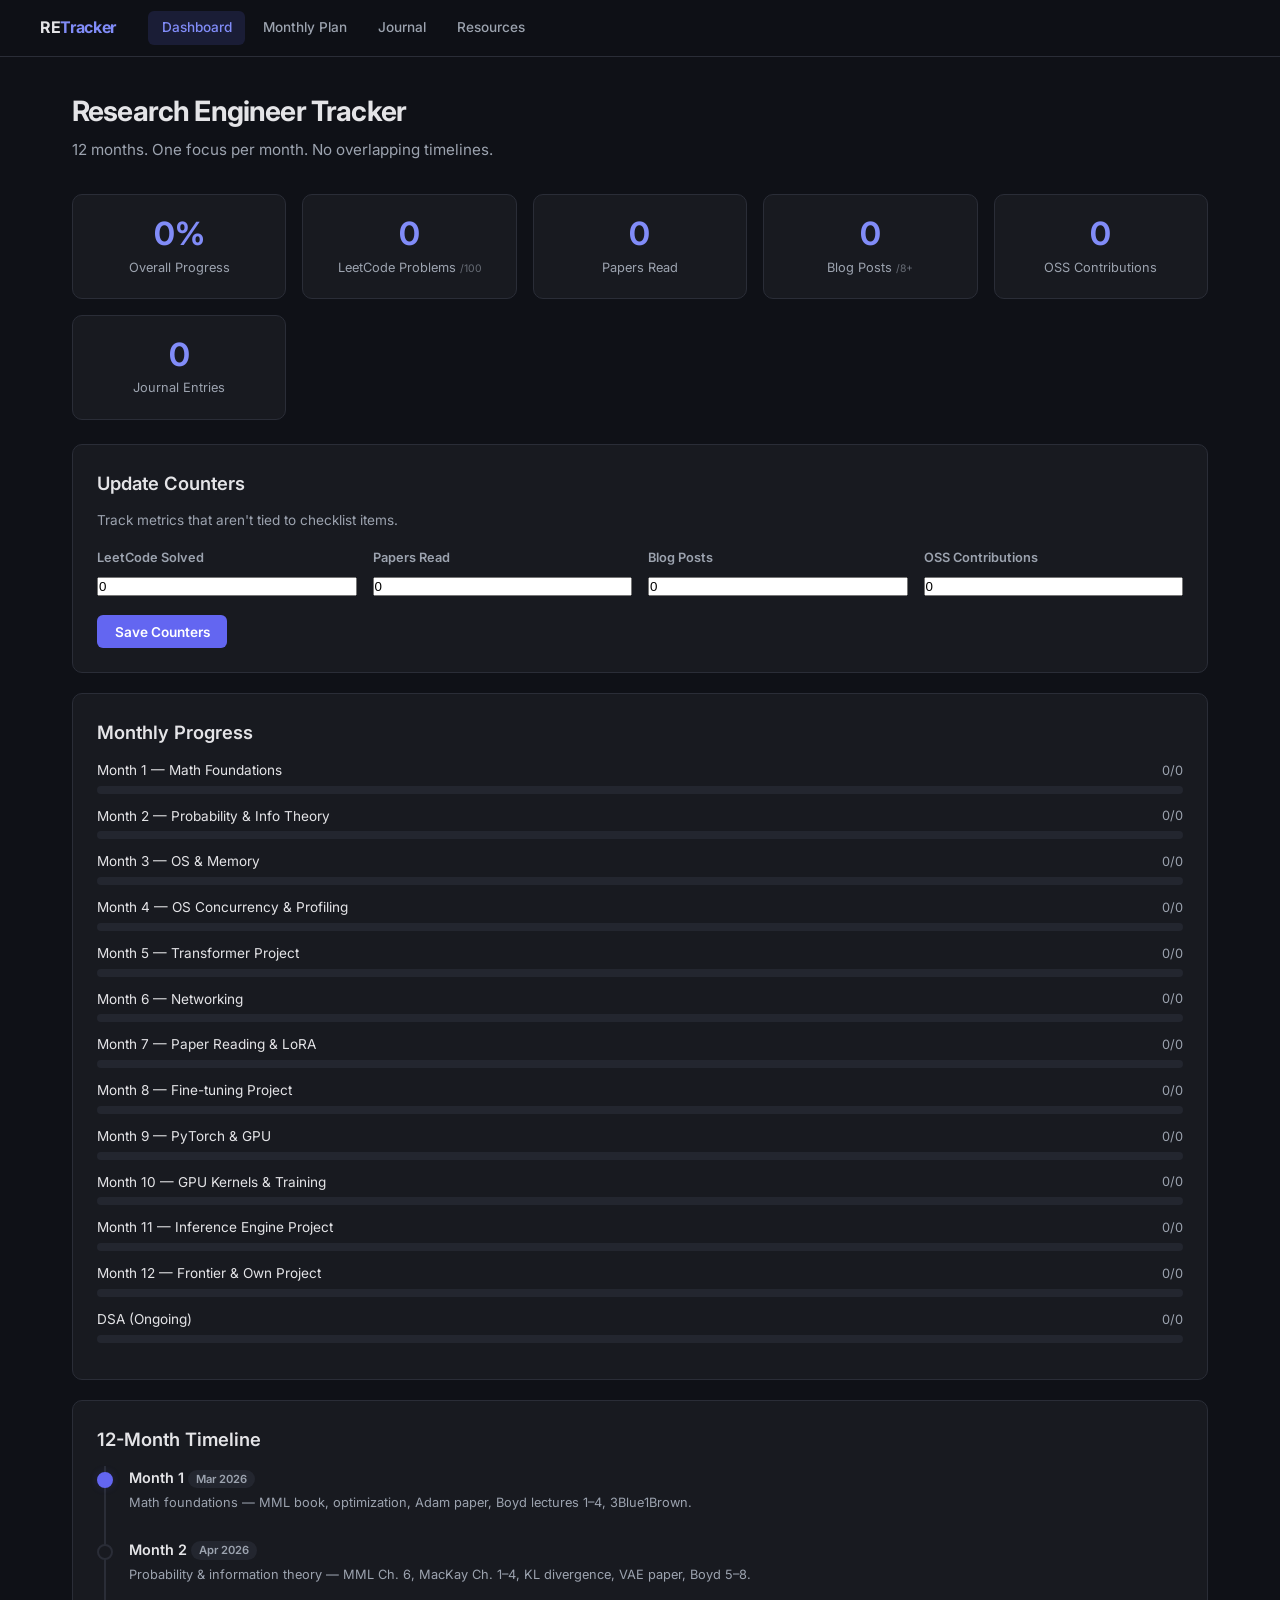
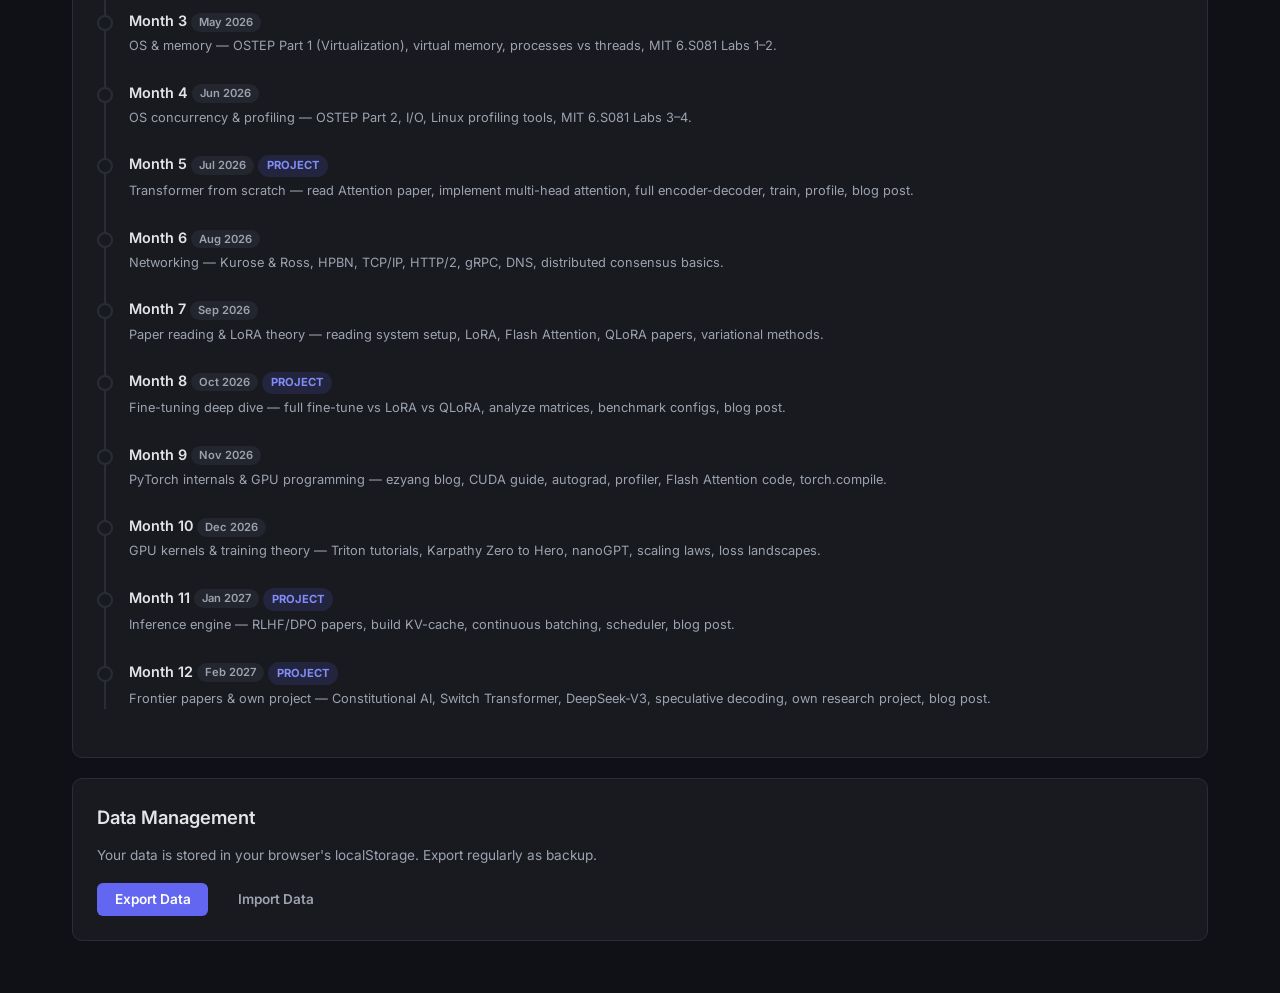
<file: index.html>
<!DOCTYPE html>
<html lang="en">
<head>
  <meta charset="UTF-8">
  <meta name="viewport" content="width=device-width, initial-scale=1.0">
  <title>Research Engineer Tracker — Dashboard</title>
  <link rel="preconnect" href="https://fonts.googleapis.com">
  <link href="https://fonts.googleapis.com/css2?family=Inter:wght@400;500;600;700&display=swap" rel="stylesheet">
  <link rel="stylesheet" href="css/style.css">
</head>
<body>

<div class="topnav">
  <div class="topnav-inner">
    <a class="logo" href="index.html">RE<span>Tracker</span></a>
    <nav>
      <a href="index.html">Dashboard</a>
      <a href="pages/monthly-plan.html">Monthly Plan</a>
      <a href="pages/journal.html">Journal</a>
      <a href="pages/resources.html">Resources</a>
    </nav>
  </div>
</div>

<div class="container">
  <div class="page-header">
    <h1>Research Engineer Tracker</h1>
    <p>12 months. One focus per month. No overlapping timelines.</p>
  </div>

  <!-- Stat cards -->
  <div class="stat-grid" id="statGrid">
    <div class="stat-card">
      <div class="stat-value" id="overallPct">0%</div>
      <div class="stat-label">Overall Progress</div>
    </div>
    <div class="stat-card">
      <div class="stat-value" id="leetcodeCount">0</div>
      <div class="stat-label">LeetCode Problems <span style="font-size:0.65rem;opacity:0.6">/100</span></div>
    </div>
    <div class="stat-card">
      <div class="stat-value" id="papersCount">0</div>
      <div class="stat-label">Papers Read</div>
    </div>
    <div class="stat-card">
      <div class="stat-value" id="blogCount">0</div>
      <div class="stat-label">Blog Posts <span style="font-size:0.65rem;opacity:0.6">/8+</span></div>
    </div>
    <div class="stat-card">
      <div class="stat-value" id="ossCount">0</div>
      <div class="stat-label">OSS Contributions</div>
    </div>
    <div class="stat-card">
      <div class="stat-value" id="journalCount">0</div>
      <div class="stat-label">Journal Entries</div>
    </div>
  </div>

  <!-- Editable counters -->
  <div class="card">
    <h2>Update Counters</h2>
    <p style="color:var(--text-dim);font-size:0.85rem;margin-bottom:1rem;">Track metrics that aren't tied to checklist items.</p>
    <div style="display:flex;gap:1rem;flex-wrap:wrap;">
      <div class="form-group" style="flex:1;min-width:140px;">
        <label>LeetCode Solved</label>
        <input type="number" id="leetcodeInput" min="0" max="999" style="width:100%">
      </div>
      <div class="form-group" style="flex:1;min-width:140px;">
        <label>Papers Read</label>
        <input type="number" id="papersInput" min="0" max="999" style="width:100%">
      </div>
      <div class="form-group" style="flex:1;min-width:140px;">
        <label>Blog Posts</label>
        <input type="number" id="blogInput" min="0" max="999" style="width:100%">
      </div>
      <div class="form-group" style="flex:1;min-width:140px;">
        <label>OSS Contributions</label>
        <input type="number" id="ossInput" min="0" max="999" style="width:100%">
      </div>
    </div>
    <button class="btn btn-primary" id="saveCounters">Save Counters</button>
  </div>

  <!-- Section progress overview -->
  <div class="card">
    <h2>Monthly Progress</h2>
    <div id="sectionOverview"></div>
  </div>

  <!-- 12-Month Timeline -->
  <div class="card">
    <h2>12-Month Timeline</h2>
    <div class="timeline" id="timeline">
      <div class="timeline-item active">
        <h4>Month 1 <span class="month-badge">Mar 2026</span></h4>
        <p>Math foundations — MML book, optimization, Adam paper, Boyd lectures 1–4, 3Blue1Brown.</p>
      </div>
      <div class="timeline-item">
        <h4>Month 2 <span class="month-badge">Apr 2026</span></h4>
        <p>Probability & information theory — MML Ch. 6, MacKay Ch. 1–4, KL divergence, VAE paper, Boyd 5–8.</p>
      </div>
      <div class="timeline-item">
        <h4>Month 3 <span class="month-badge">May 2026</span></h4>
        <p>OS & memory — OSTEP Part 1 (Virtualization), virtual memory, processes vs threads, MIT 6.S081 Labs 1–2.</p>
      </div>
      <div class="timeline-item">
        <h4>Month 4 <span class="month-badge">Jun 2026</span></h4>
        <p>OS concurrency & profiling — OSTEP Part 2, I/O, Linux profiling tools, MIT 6.S081 Labs 3–4.</p>
      </div>
      <div class="timeline-item">
        <h4>Month 5 <span class="month-badge">Jul 2026</span> <span class="badge badge-accent">PROJECT</span></h4>
        <p>Transformer from scratch — read Attention paper, implement multi-head attention, full encoder-decoder, train, profile, blog post.</p>
      </div>
      <div class="timeline-item">
        <h4>Month 6 <span class="month-badge">Aug 2026</span></h4>
        <p>Networking — Kurose & Ross, HPBN, TCP/IP, HTTP/2, gRPC, DNS, distributed consensus basics.</p>
      </div>
      <div class="timeline-item">
        <h4>Month 7 <span class="month-badge">Sep 2026</span></h4>
        <p>Paper reading & LoRA theory — reading system setup, LoRA, Flash Attention, QLoRA papers, variational methods.</p>
      </div>
      <div class="timeline-item">
        <h4>Month 8 <span class="month-badge">Oct 2026</span> <span class="badge badge-accent">PROJECT</span></h4>
        <p>Fine-tuning deep dive — full fine-tune vs LoRA vs QLoRA, analyze matrices, benchmark configs, blog post.</p>
      </div>
      <div class="timeline-item">
        <h4>Month 9 <span class="month-badge">Nov 2026</span></h4>
        <p>PyTorch internals & GPU programming — ezyang blog, CUDA guide, autograd, profiler, Flash Attention code, torch.compile.</p>
      </div>
      <div class="timeline-item">
        <h4>Month 10 <span class="month-badge">Dec 2026</span></h4>
        <p>GPU kernels & training theory — Triton tutorials, Karpathy Zero to Hero, nanoGPT, scaling laws, loss landscapes.</p>
      </div>
      <div class="timeline-item">
        <h4>Month 11 <span class="month-badge">Jan 2027</span> <span class="badge badge-accent">PROJECT</span></h4>
        <p>Inference engine — RLHF/DPO papers, build KV-cache, continuous batching, scheduler, blog post.</p>
      </div>
      <div class="timeline-item">
        <h4>Month 12 <span class="month-badge">Feb 2027</span> <span class="badge badge-accent">PROJECT</span></h4>
        <p>Frontier papers & own project — Constitutional AI, Switch Transformer, DeepSeek-V3, speculative decoding, own research project, blog post.</p>
      </div>
    </div>
  </div>

  <!-- Data management -->
  <div class="card">
    <h2>Data Management</h2>
    <p style="color:var(--text-dim);font-size:0.85rem;margin-bottom:1rem;">Your data is stored in your browser's localStorage. Export regularly as backup.</p>
    <div style="display:flex;gap:0.75rem;flex-wrap:wrap;">
      <button class="btn btn-primary" id="exportBtn">Export Data</button>
      <button class="btn btn-ghost" id="importBtn">Import Data</button>
      <input type="file" id="importFile" accept=".json" style="display:none">
    </div>
  </div>
</div>

<script src="js/store.js"></script>
<script src="js/app.js"></script>
<script>
  function refreshDashboard() {
    // Counters
    const lc = Store.getLeetcode();
    const papers = Store.getPapersRead();
    const blogs = Store.getBlogPosts();
    const oss = Store.getOSSContributions();
    const journal = Store.getJournal().length;

    document.getElementById('leetcodeCount').textContent = lc;
    document.getElementById('papersCount').textContent = papers;
    document.getElementById('blogCount').textContent = blogs;
    document.getElementById('ossCount').textContent = oss;
    document.getElementById('journalCount').textContent = journal;

    document.getElementById('leetcodeInput').value = lc;
    document.getElementById('papersInput').value = papers;
    document.getElementById('blogInput').value = blogs;
    document.getElementById('ossInput').value = oss;

    // Section progress
    const sections = Store.getSectionStats();
    const container = document.getElementById('sectionOverview');
    let totalAll = 0, doneAll = 0;

    const sectionNames = {
      'm1':  'Month 1 — Math Foundations',
      'm2':  'Month 2 — Probability & Info Theory',
      'm3':  'Month 3 — OS & Memory',
      'm4':  'Month 4 — OS Concurrency & Profiling',
      'm5':  'Month 5 — Transformer Project',
      'm6':  'Month 6 — Networking',
      'm7':  'Month 7 — Paper Reading & LoRA',
      'm8':  'Month 8 — Fine-tuning Project',
      'm9':  'Month 9 — PyTorch & GPU',
      'm10': 'Month 10 — GPU Kernels & Training',
      'm11': 'Month 11 — Inference Engine Project',
      'm12': 'Month 12 — Frontier & Own Project',
      'dsa': 'DSA (Ongoing)',
    };

    let html = '';
    for (const [key, name] of Object.entries(sectionNames)) {
      const s = sections[key] || { total: 0, done: 0 };
      totalAll += s.total;
      doneAll += s.done;
      const pct = s.total ? Math.round((s.done / s.total) * 100) : 0;
      html += `
        <div style="margin-bottom:0.75rem;">
          <div class="flex-between" style="margin-bottom:0.25rem;">
            <span style="font-size:0.85rem;">${name}</span>
            <span style="font-size:0.8rem;color:var(--text-dim)">${s.done}/${s.total}</span>
          </div>
          <div class="progress-bar-wrap">
            <div class="progress-bar-fill" style="width:${pct}%"></div>
          </div>
        </div>`;
    }
    container.innerHTML = html || '<p class="empty-state" style="padding:1rem;">Complete items in the Monthly Plan to see progress here.</p>';

    const overallPct = totalAll ? Math.round((doneAll / totalAll) * 100) : 0;
    document.getElementById('overallPct').textContent = overallPct + '%';
  }

  // Save counters
  document.getElementById('saveCounters').addEventListener('click', () => {
    Store.setLeetcode(parseInt(document.getElementById('leetcodeInput').value) || 0);
    Store.setPapersRead(parseInt(document.getElementById('papersInput').value) || 0);
    Store.setBlogPosts(parseInt(document.getElementById('blogInput').value) || 0);
    Store.setOSSContributions(parseInt(document.getElementById('ossInput').value) || 0);
    refreshDashboard();
  });

  // Export
  document.getElementById('exportBtn').addEventListener('click', () => {
    const blob = new Blob([Store.exportAll()], { type: 'application/json' });
    const url = URL.createObjectURL(blob);
    const a = document.createElement('a');
    a.href = url;
    a.download = 'retracker-backup-' + new Date().toISOString().slice(0, 10) + '.json';
    a.click();
    URL.revokeObjectURL(url);
  });

  // Import
  document.getElementById('importBtn').addEventListener('click', () => {
    document.getElementById('importFile').click();
  });
  document.getElementById('importFile').addEventListener('change', (e) => {
    const file = e.target.files[0];
    if (!file) return;
    const reader = new FileReader();
    reader.onload = () => {
      try {
        Store.importAll(reader.result);
        refreshDashboard();
        alert('Data imported successfully!');
      } catch (err) {
        alert('Invalid file: ' + err.message);
      }
    };
    reader.readAsText(file);
  });

  refreshDashboard();
</script>

</body>
</html>
</file>
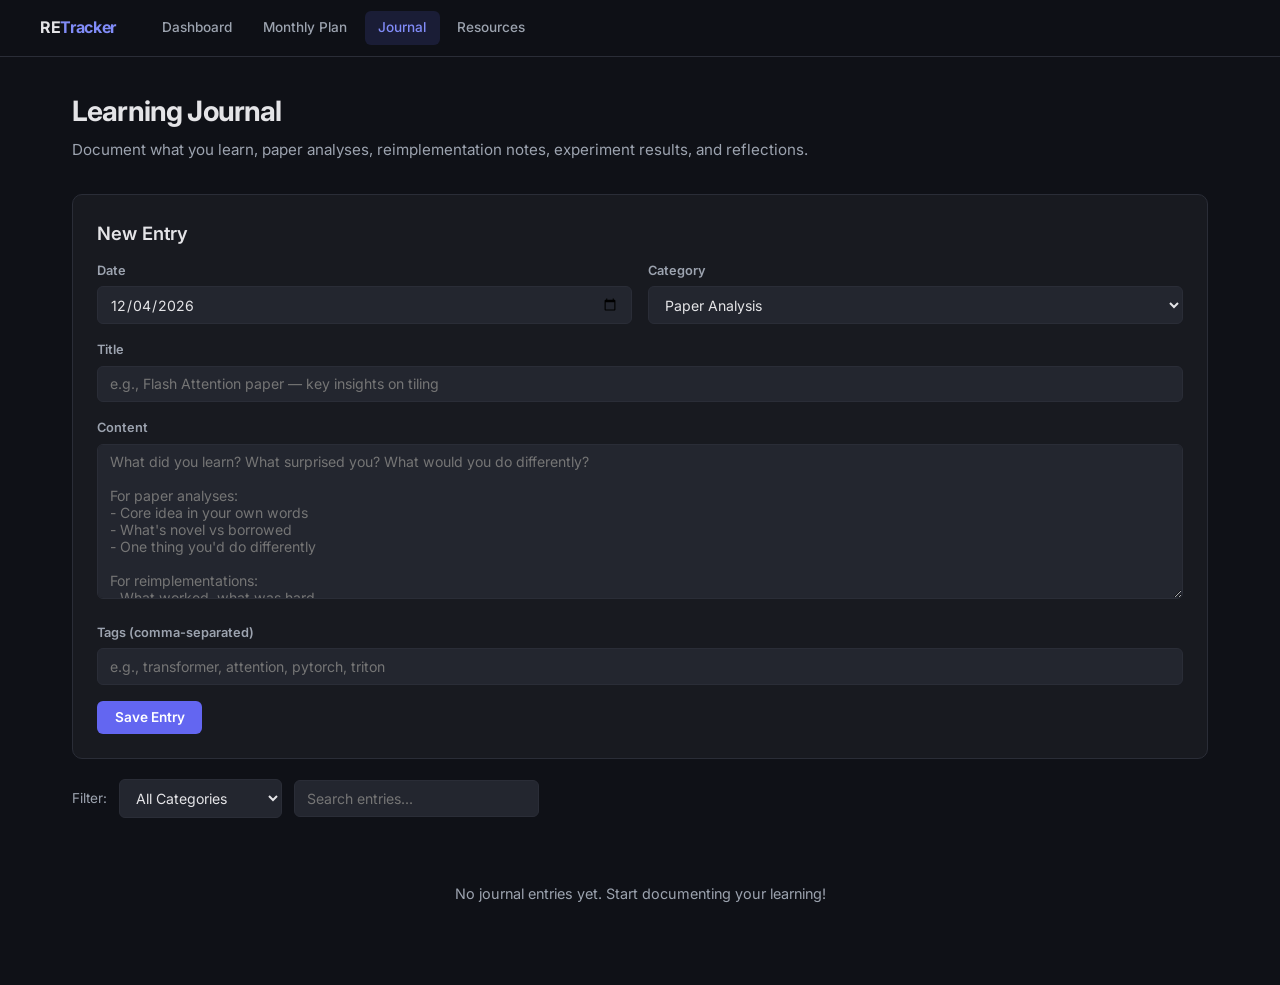
<file: pages/journal.html>
<!DOCTYPE html>
<html lang="en">
<head>
  <meta charset="UTF-8">
  <meta name="viewport" content="width=device-width, initial-scale=1.0">
  <title>Journal — Document Your Progress</title>
  <link rel="preconnect" href="https://fonts.googleapis.com">
  <link href="https://fonts.googleapis.com/css2?family=Inter:wght@400;500;600;700&display=swap" rel="stylesheet">
  <link rel="stylesheet" href="../css/style.css">
</head>
<body>

<div class="topnav">
  <div class="topnav-inner">
    <a class="logo" href="../index.html">RE<span>Tracker</span></a>
    <nav>
      <a href="../index.html">Dashboard</a>
      <a href="monthly-plan.html">Monthly Plan</a>
      <a href="journal.html">Journal</a>
      <a href="resources.html">Resources</a>
    </nav>
  </div>
</div>

<div class="container">
  <div class="page-header">
    <h1>Learning Journal</h1>
    <p>Document what you learn, paper analyses, reimplementation notes, experiment results, and reflections.</p>
  </div>

  <!-- New Entry Form -->
  <div class="card" id="entryForm">
    <h2>New Entry</h2>
    <div class="form-row">
      <div class="form-group">
        <label>Date</label>
        <input type="date" id="entryDate">
      </div>
      <div class="form-group">
        <label>Category</label>
        <select id="entryCategory">
          <option value="paper-analysis">Paper Analysis</option>
          <option value="reimplementation">Reimplementation Notes</option>
          <option value="experiment">Experiment Results</option>
          <option value="learning">Learning Notes</option>
          <option value="project">Project Update</option>
          <option value="reflection">Reflection</option>
          <option value="blog-draft">Blog Draft</option>
        </select>
      </div>
    </div>
    <div class="form-group">
      <label>Title</label>
      <input type="text" id="entryTitle" placeholder="e.g., Flash Attention paper — key insights on tiling">
    </div>
    <div class="form-group">
      <label>Content</label>
      <textarea id="entryContent" rows="8" placeholder="What did you learn? What surprised you? What would you do differently?

For paper analyses:
- Core idea in your own words
- What's novel vs borrowed
- One thing you'd do differently

For reimplementations:
- What worked, what was hard
- What the paper doesn't tell you
- Performance observations"></textarea>
    </div>
    <div class="form-group">
      <label>Tags (comma-separated)</label>
      <input type="text" id="entryTags" placeholder="e.g., transformer, attention, pytorch, triton">
    </div>
    <button class="btn btn-primary" id="saveEntry">Save Entry</button>
  </div>

  <!-- Filter -->
  <div style="display:flex;gap:0.75rem;align-items:center;margin-bottom:1rem;flex-wrap:wrap;">
    <span style="font-size:0.85rem;color:var(--text-dim);">Filter:</span>
    <select id="filterCategory" style="width:auto;">
      <option value="all">All Categories</option>
      <option value="paper-analysis">Paper Analysis</option>
      <option value="reimplementation">Reimplementation</option>
      <option value="experiment">Experiment</option>
      <option value="learning">Learning Notes</option>
      <option value="project">Project Update</option>
      <option value="reflection">Reflection</option>
      <option value="blog-draft">Blog Draft</option>
    </select>
    <input type="text" id="filterSearch" placeholder="Search entries..." style="width:auto;max-width:250px;">
  </div>

  <!-- Entries -->
  <div id="journalEntries"></div>
</div>

<script src="../js/store.js"></script>
<script src="../js/app.js"></script>
<script>
  const categoryLabels = {
    'paper-analysis': 'Paper Analysis',
    'reimplementation': 'Reimplementation',
    'experiment': 'Experiment',
    'learning': 'Learning Notes',
    'project': 'Project Update',
    'reflection': 'Reflection',
    'blog-draft': 'Blog Draft',
  };

  const categoryColors = {
    'paper-analysis': 'tag-paper',
    'reimplementation': 'tag-code',
    'experiment': 'tag-course',
    'learning': 'tag-book',
    'project': 'tag-blog',
    'reflection': 'tag-essay',
    'blog-draft': 'tag-docs',
  };

  // Set default date to today
  document.getElementById('entryDate').valueAsDate = new Date();

  function renderEntries() {
    const entries = Store.getJournal();
    const filter = document.getElementById('filterCategory').value;
    const search = document.getElementById('filterSearch').value.toLowerCase();
    const container = document.getElementById('journalEntries');

    const filtered = entries.filter(e => {
      if (filter !== 'all' && e.category !== filter) return false;
      if (search && !e.title.toLowerCase().includes(search) && !e.content.toLowerCase().includes(search) && !(e.tags || []).some(t => t.toLowerCase().includes(search))) return false;
      return true;
    });

    if (!filtered.length) {
      container.innerHTML = '<div class="empty-state"><p>No journal entries yet. Start documenting your learning!</p></div>';
      return;
    }

    container.innerHTML = filtered.map(e => `
      <div class="journal-entry" data-id="${e.id}">
        <div class="flex-between">
          <div>
            <span class="entry-date">${e.date}</span>
            <span class="tag ${categoryColors[e.category] || 'tag-book'}" style="margin-left:0.5rem;">${categoryLabels[e.category] || e.category}</span>
          </div>
          <div style="display:flex;gap:0.5rem;">
            <button class="btn btn-ghost btn-edit" data-id="${e.id}" style="padding:0.3rem 0.6rem;font-size:0.75rem;">Edit</button>
            <button class="btn btn-danger btn-delete" data-id="${e.id}" style="padding:0.3rem 0.6rem;font-size:0.75rem;">Delete</button>
          </div>
        </div>
        <div class="entry-title">${escapeHtml(e.title)}</div>
        <div class="entry-body">${escapeHtml(e.content)}</div>
        ${(e.tags && e.tags.length) ? `
          <div class="entry-tags">
            ${e.tags.map(t => `<span class="badge badge-accent">${escapeHtml(t)}</span>`).join('')}
          </div>
        ` : ''}
      </div>
    `).join('');

    // Bind delete buttons
    container.querySelectorAll('.btn-delete').forEach(btn => {
      btn.addEventListener('click', () => {
        if (confirm('Delete this entry?')) {
          Store.deleteJournalEntry(btn.dataset.id);
          renderEntries();
        }
      });
    });

    // Bind edit buttons
    container.querySelectorAll('.btn-edit').forEach(btn => {
      btn.addEventListener('click', () => {
        const entry = Store.getJournal().find(e => e.id === btn.dataset.id);
        if (!entry) return;
        document.getElementById('entryDate').value = entry.date;
        document.getElementById('entryCategory').value = entry.category;
        document.getElementById('entryTitle').value = entry.title;
        document.getElementById('entryContent').value = entry.content;
        document.getElementById('entryTags').value = (entry.tags || []).join(', ');
        // Delete old and save will create new
        Store.deleteJournalEntry(entry.id);
        renderEntries();
        window.scrollTo({ top: 0, behavior: 'smooth' });
      });
    });
  }

  function escapeHtml(str) {
    const d = document.createElement('div');
    d.textContent = str;
    return d.innerHTML;
  }

  // Save
  document.getElementById('saveEntry').addEventListener('click', () => {
    const title = document.getElementById('entryTitle').value.trim();
    const content = document.getElementById('entryContent').value.trim();
    if (!title) { alert('Please enter a title.'); return; }

    const entry = {
      date: document.getElementById('entryDate').value,
      category: document.getElementById('entryCategory').value,
      title,
      content,
      tags: document.getElementById('entryTags').value.split(',').map(t => t.trim()).filter(Boolean),
    };

    Store.addJournalEntry(entry);
    document.getElementById('entryTitle').value = '';
    document.getElementById('entryContent').value = '';
    document.getElementById('entryTags').value = '';
    renderEntries();
  });

  // Filters
  document.getElementById('filterCategory').addEventListener('change', renderEntries);
  document.getElementById('filterSearch').addEventListener('input', renderEntries);

  renderEntries();
</script>

</body>
</html>
</file>
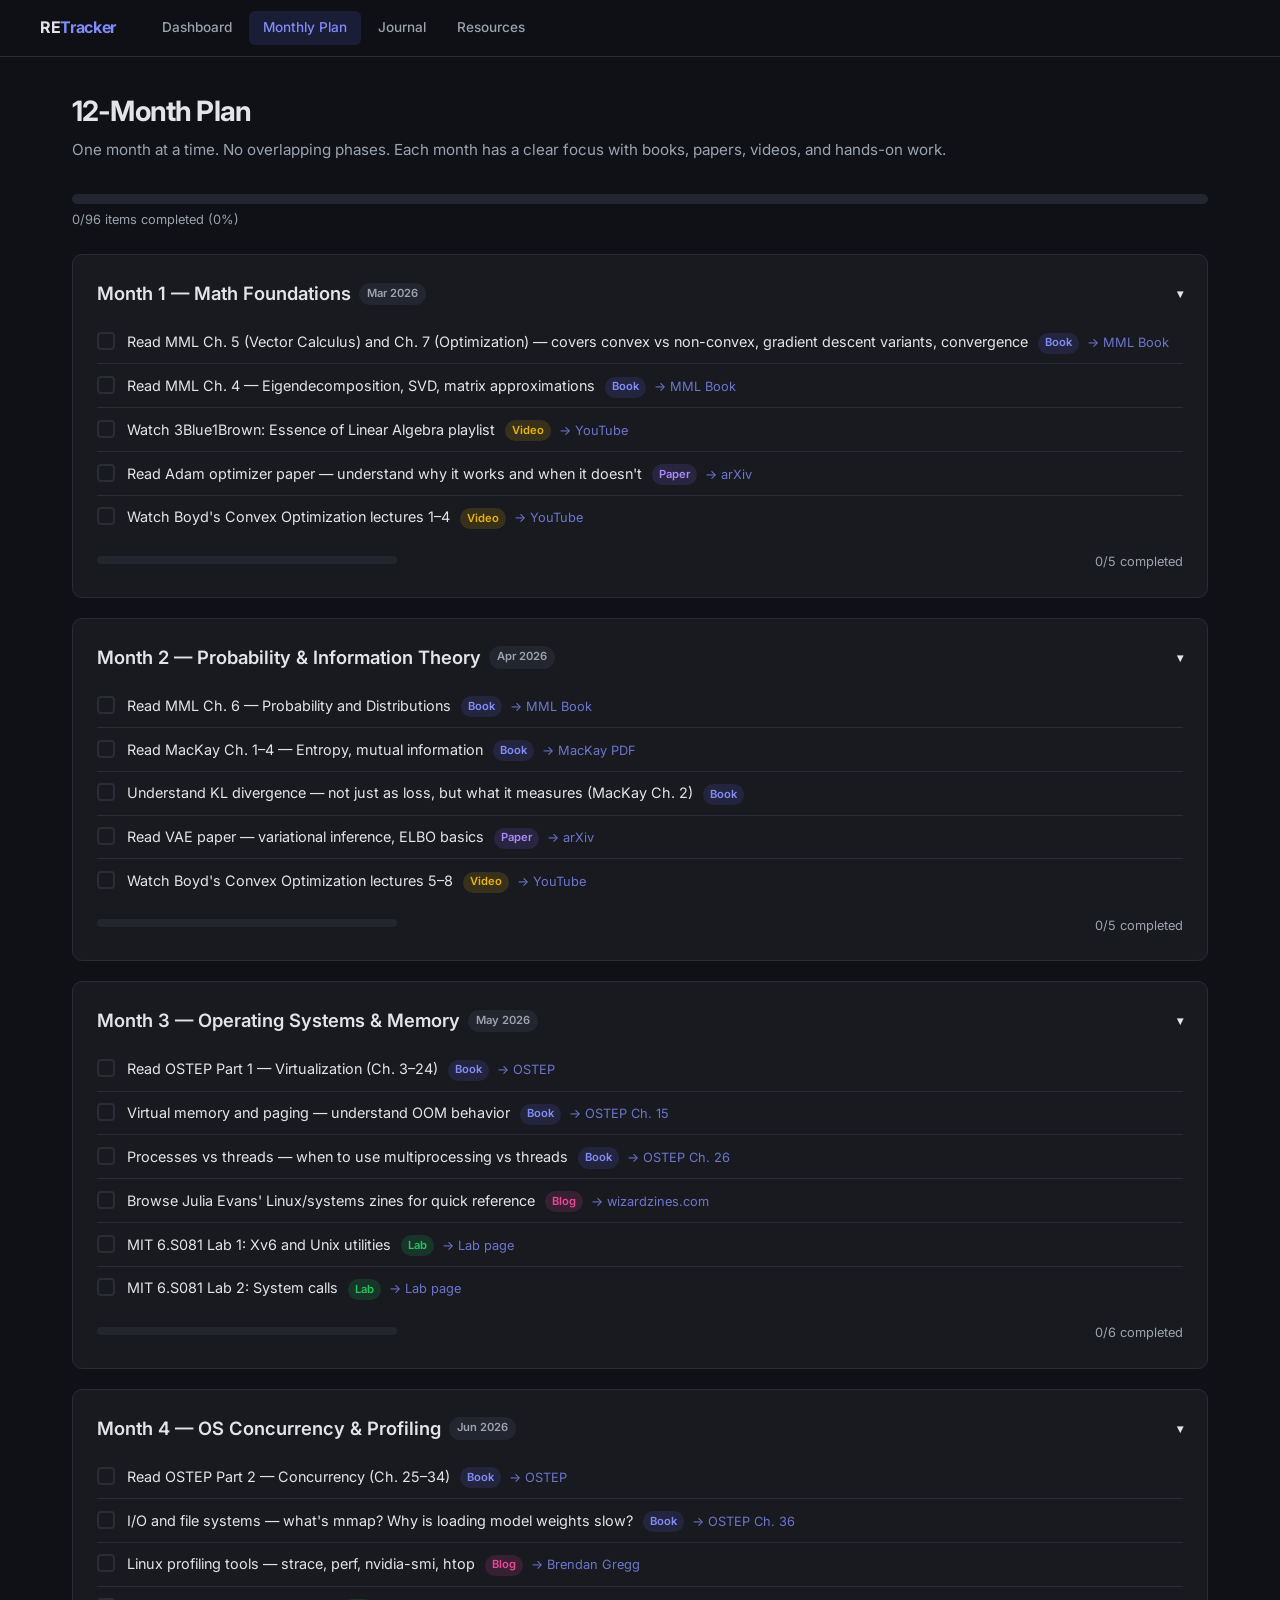
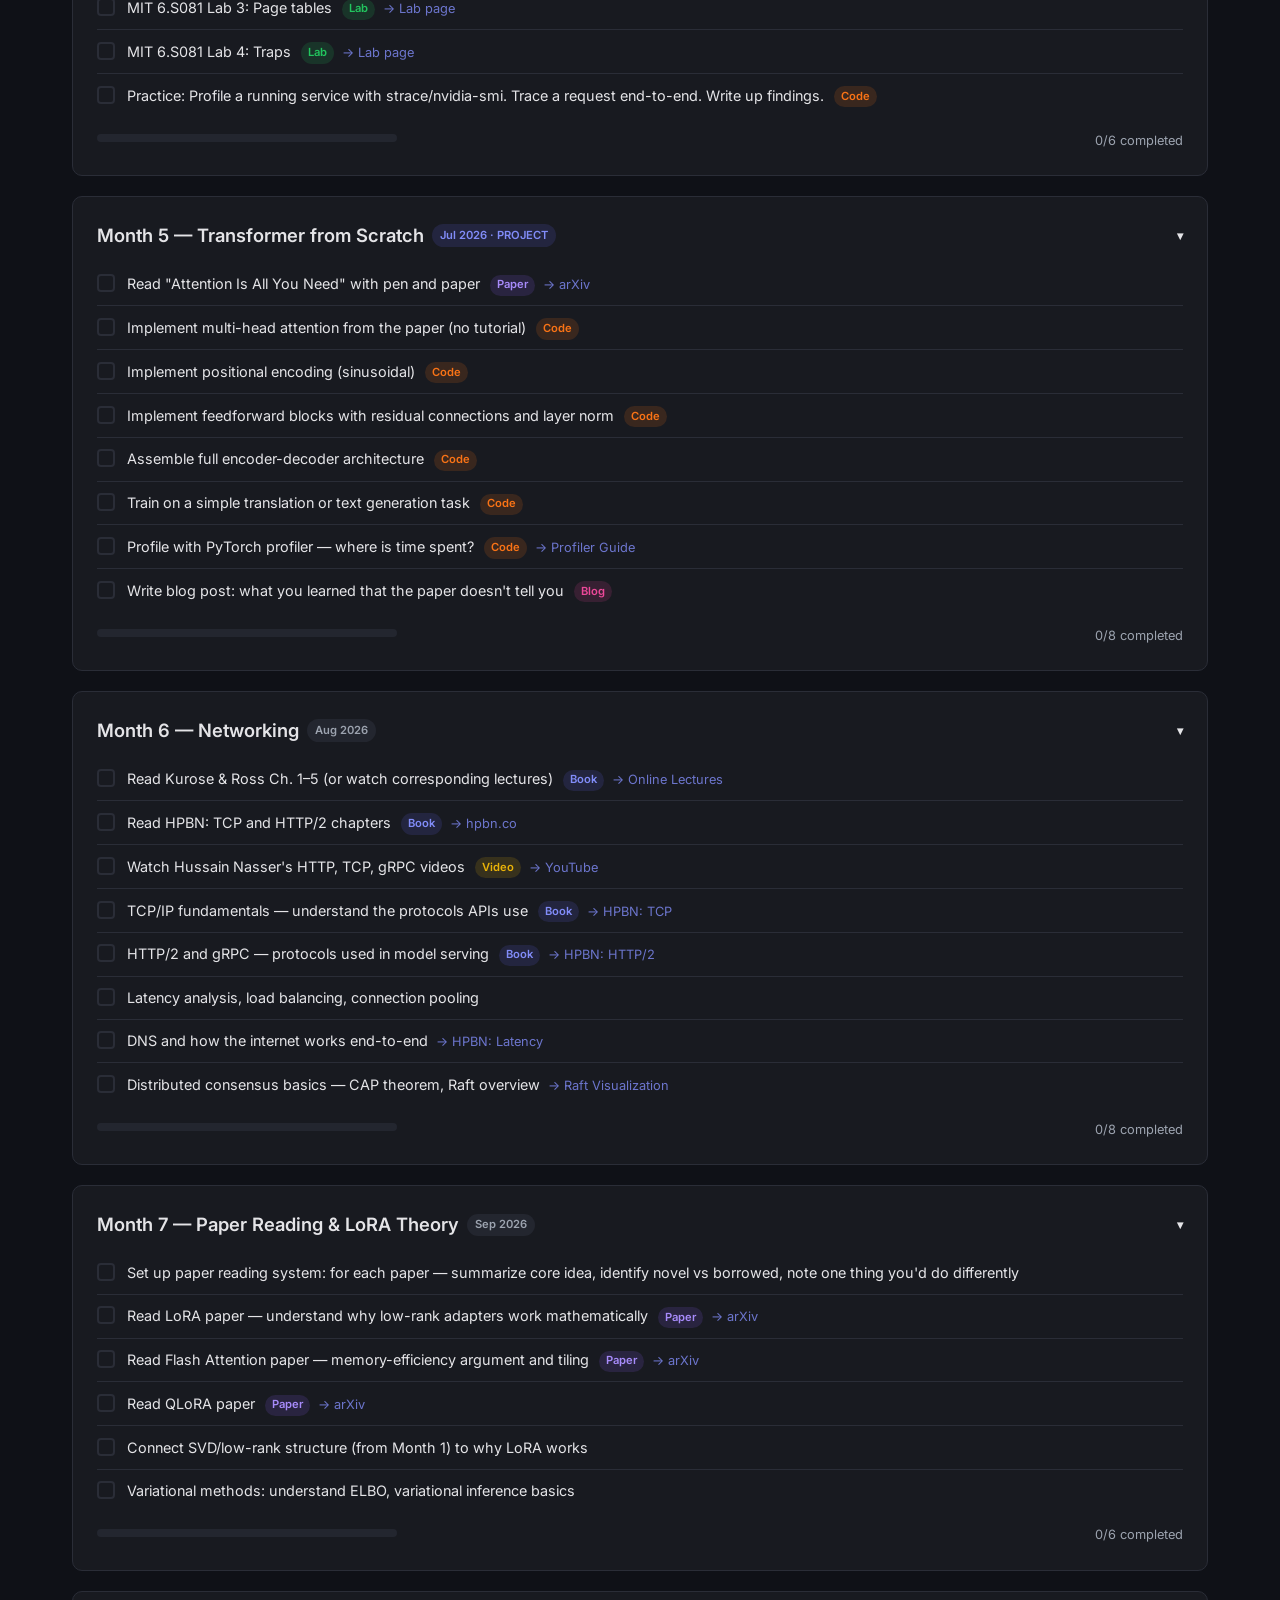
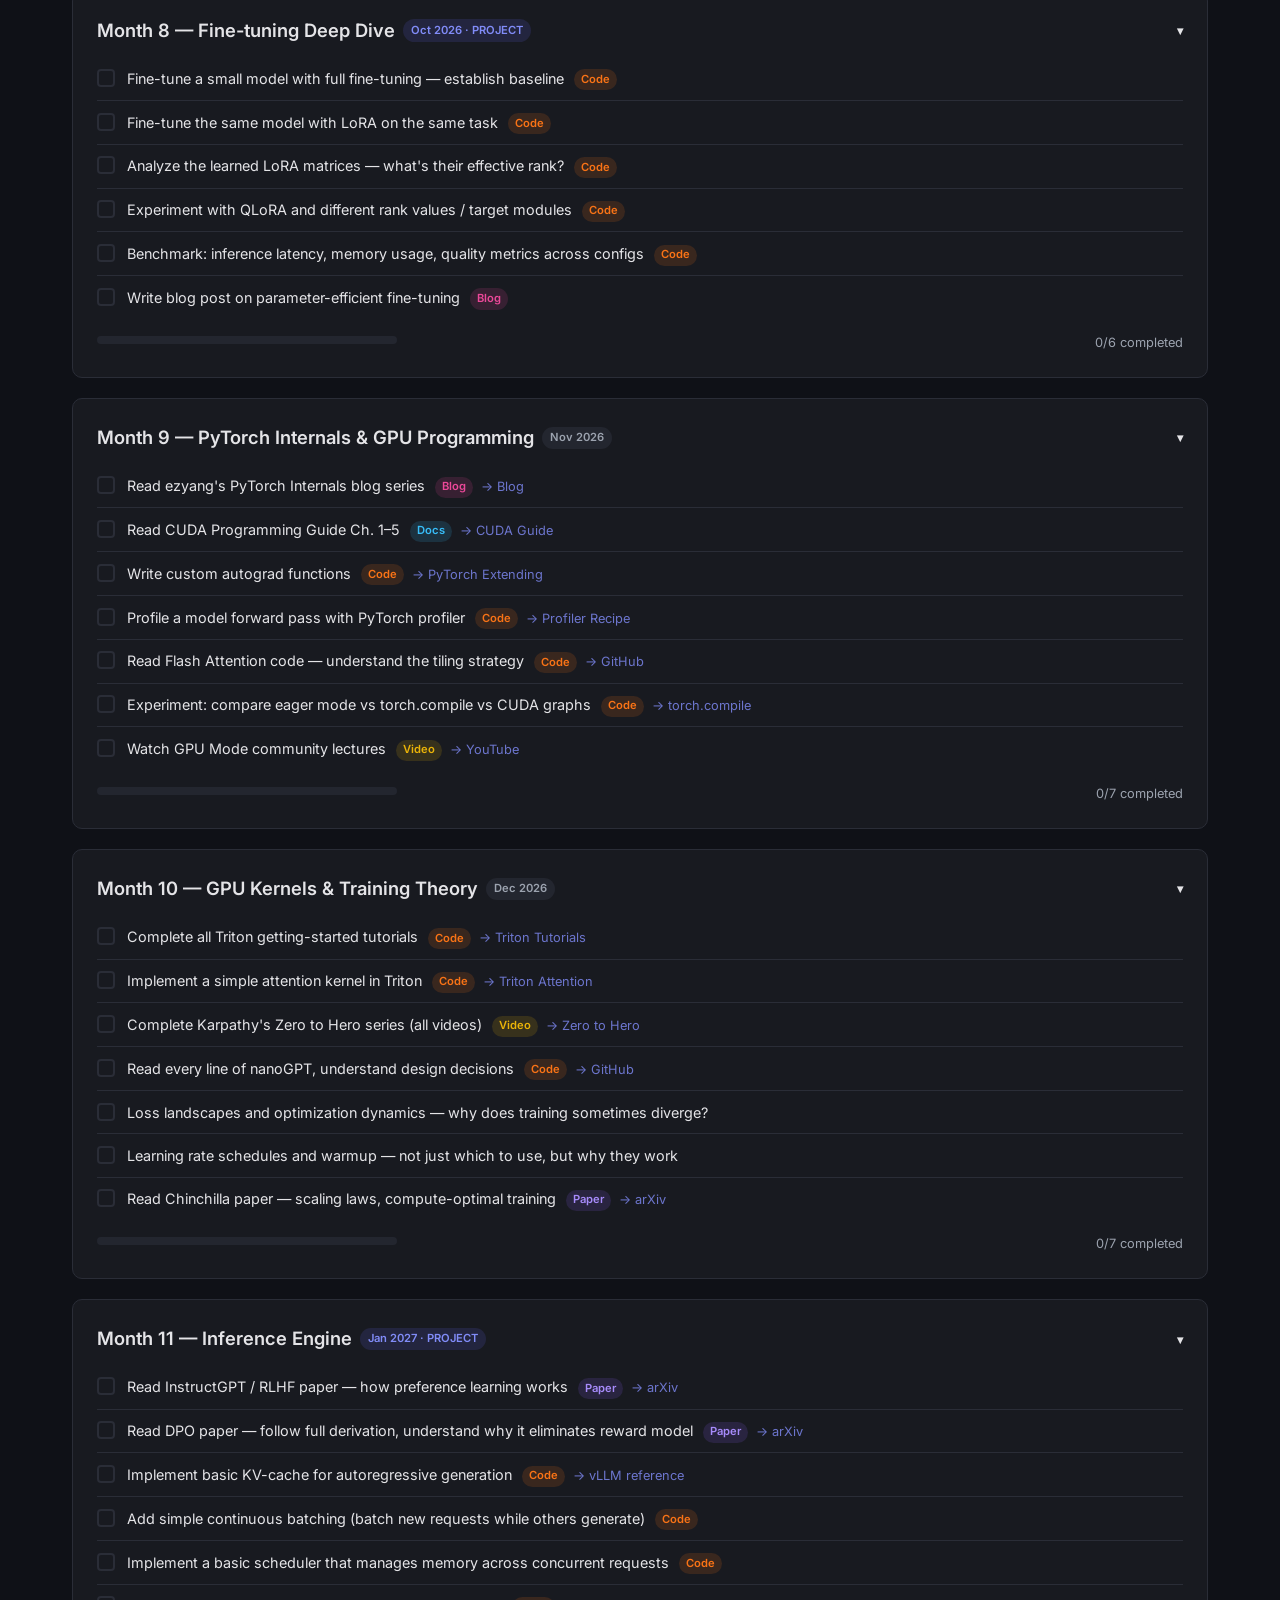
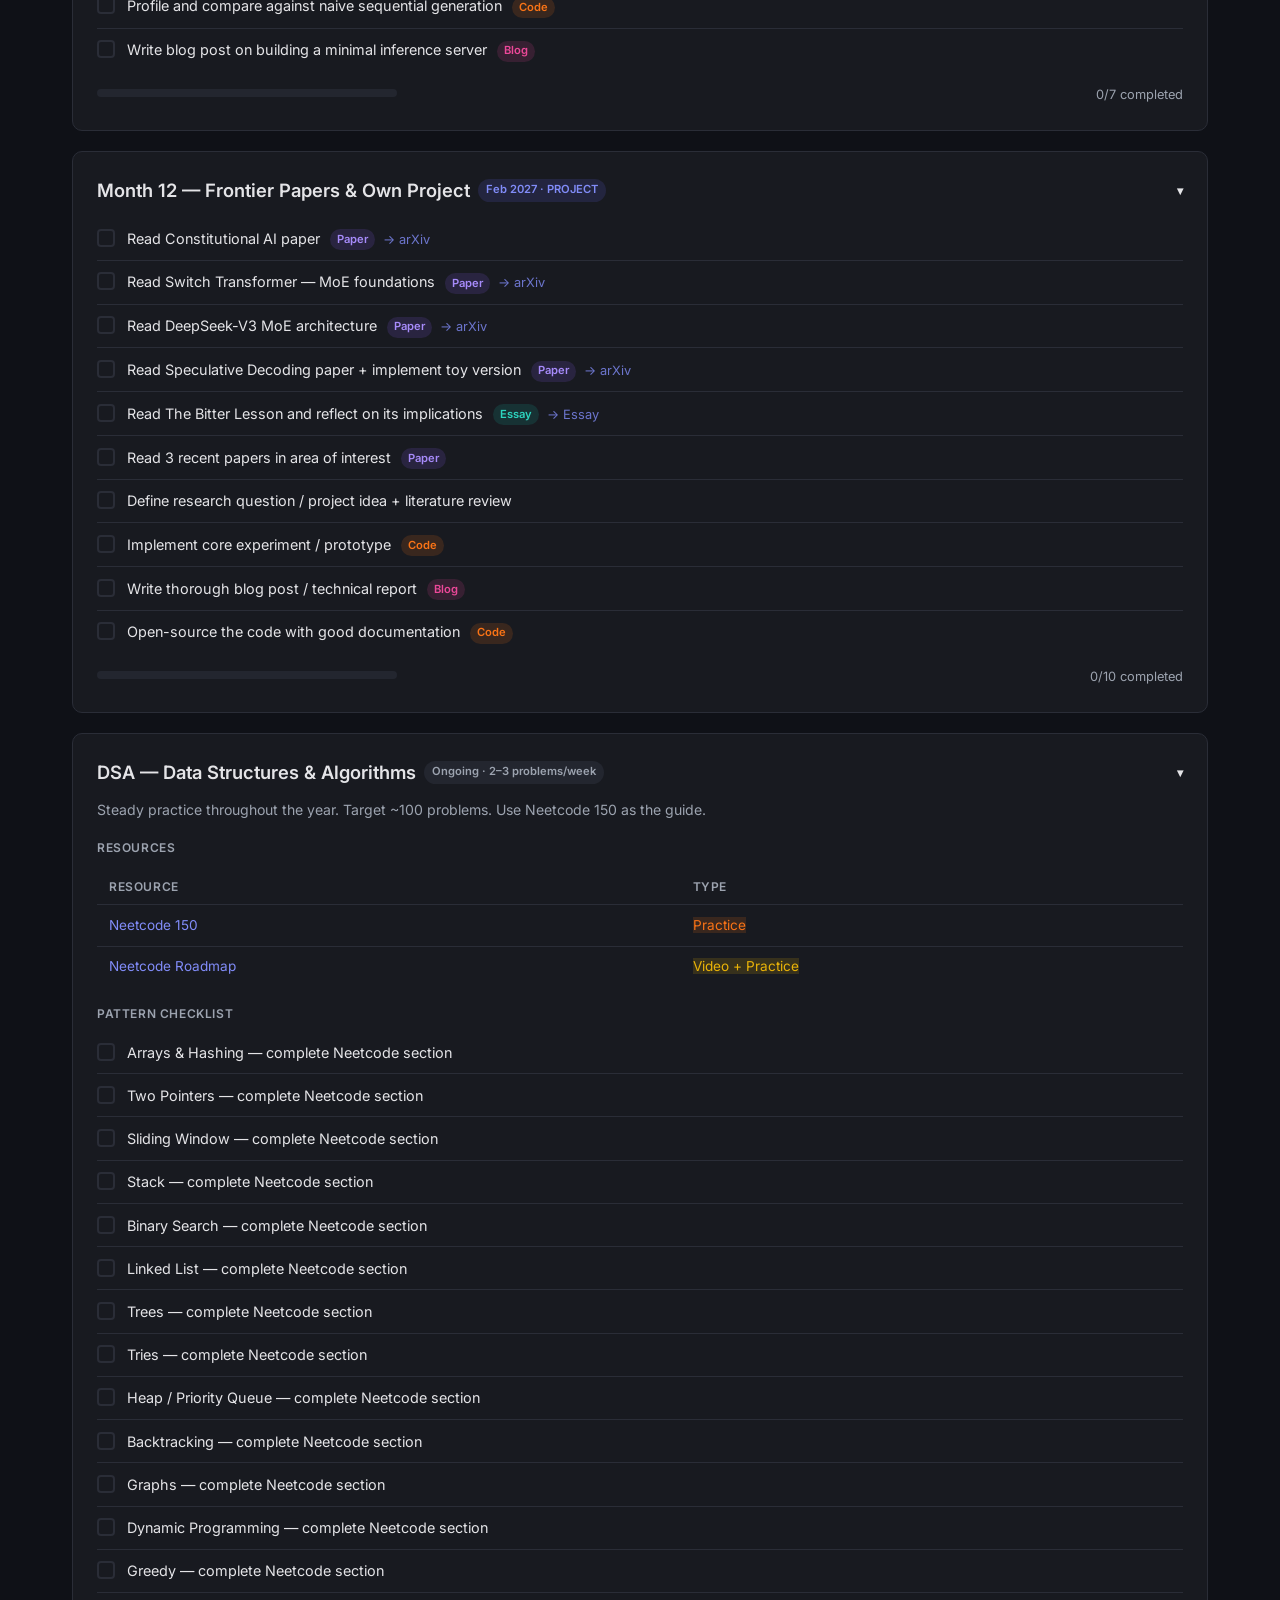
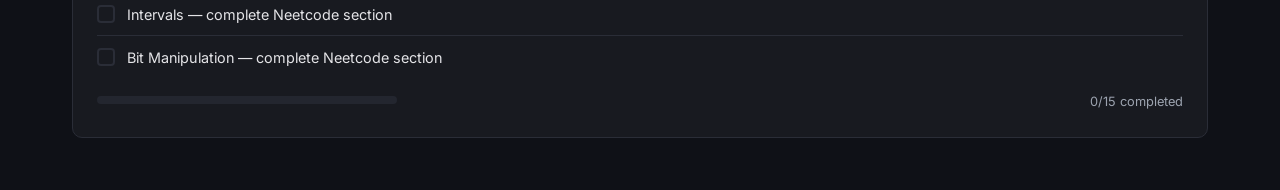
<file: pages/monthly-plan.html>
<!DOCTYPE html>
<html lang="en">
<head>
  <meta charset="UTF-8">
  <meta name="viewport" content="width=device-width, initial-scale=1.0">
  <title>Monthly Plan — 12-Month Roadmap</title>
  <link rel="preconnect" href="https://fonts.googleapis.com">
  <link href="https://fonts.googleapis.com/css2?family=Inter:wght@400;500;600;700&display=swap" rel="stylesheet">
  <link rel="stylesheet" href="../css/style.css">
</head>
<body>

<div class="topnav">
  <div class="topnav-inner">
    <a class="logo" href="../index.html">RE<span>Tracker</span></a>
    <nav>
      <a href="../index.html">Dashboard</a>
      <a href="monthly-plan.html">Monthly Plan</a>
      <a href="journal.html">Journal</a>
      <a href="resources.html">Resources</a>
    </nav>
  </div>
</div>

<div class="container">
  <div class="page-header">
    <h1>12-Month Plan</h1>
    <p>One month at a time. No overlapping phases. Each month has a clear focus with books, papers, videos, and hands-on work.</p>
  </div>

  <div class="page-progress" style="margin-bottom:1.5rem;">
    <div class="progress-bar-wrap" style="height:10px;">
      <div class="progress-bar-fill" style="width:0%"></div>
    </div>
    <div class="progress-label">0/0 items completed (0%)</div>
  </div>

  <!-- ===== MONTH 1 ===== -->
  <div class="card" data-section="m1">
    <h2 class="section-toggle">
      Month 1 — Math Foundations
      <span class="month-badge">Mar 2026</span>
    </h2>
    <div class="section-content">
      <ul class="checklist">
        <li>
          <input type="checkbox" data-id="m1-mml57">
          <span class="item-text">
            Read MML Ch. 5 (Vector Calculus) and Ch. 7 (Optimization) — covers convex vs non-convex, gradient descent variants, convergence
            <span class="tag tag-book">Book</span>
            <a href="https://mml-book.github.io/book/mml-book.pdf" target="_blank" class="resource-link">MML Book</a>
          </span>
        </li>
        <li>
          <input type="checkbox" data-id="m1-mml4">
          <span class="item-text">
            Read MML Ch. 4 — Eigendecomposition, SVD, matrix approximations
            <span class="tag tag-book">Book</span>
            <a href="https://mml-book.github.io/book/mml-book.pdf" target="_blank" class="resource-link">MML Book</a>
          </span>
        </li>
        <li>
          <input type="checkbox" data-id="m1-3b1b">
          <span class="item-text">
            Watch 3Blue1Brown: Essence of Linear Algebra playlist
            <span class="tag tag-video">Video</span>
            <a href="https://www.youtube.com/c/3blue1brown" target="_blank" class="resource-link">YouTube</a>
          </span>
        </li>
        <li>
          <input type="checkbox" data-id="m1-adam">
          <span class="item-text">
            Read Adam optimizer paper — understand why it works and when it doesn't
            <span class="tag tag-paper">Paper</span>
            <a href="https://arxiv.org/abs/1412.6980" target="_blank" class="resource-link">arXiv</a>
          </span>
        </li>
        <li>
          <input type="checkbox" data-id="m1-boyd">
          <span class="item-text">
            Watch Boyd's Convex Optimization lectures 1–4
            <span class="tag tag-video">Video</span>
            <a href="https://www.youtube.com/playlist?list=PL3940DD956CDF0622" target="_blank" class="resource-link">YouTube</a>
          </span>
        </li>
      </ul>
      <div class="flex-between mt-1">
        <div class="progress-bar-wrap" style="flex:1;max-width:300px;">
          <div class="progress-bar-fill" style="width:0%"></div>
        </div>
        <span class="progress-label">0/5 completed</span>
      </div>
    </div>
  </div>

  <!-- ===== MONTH 2 ===== -->
  <div class="card" data-section="m2">
    <h2 class="section-toggle">
      Month 2 — Probability & Information Theory
      <span class="month-badge">Apr 2026</span>
    </h2>
    <div class="section-content">
      <ul class="checklist">
        <li>
          <input type="checkbox" data-id="m2-mml6">
          <span class="item-text">
            Read MML Ch. 6 — Probability and Distributions
            <span class="tag tag-book">Book</span>
            <a href="https://mml-book.github.io/book/mml-book.pdf" target="_blank" class="resource-link">MML Book</a>
          </span>
        </li>
        <li>
          <input type="checkbox" data-id="m2-mackay">
          <span class="item-text">
            Read MacKay Ch. 1–4 — Entropy, mutual information
            <span class="tag tag-book">Book</span>
            <a href="https://www.inference.org.uk/itprnn/book.pdf" target="_blank" class="resource-link">MacKay PDF</a>
          </span>
        </li>
        <li>
          <input type="checkbox" data-id="m2-kl">
          <span class="item-text">
            Understand KL divergence — not just as loss, but what it measures (MacKay Ch. 2)
            <span class="tag tag-book">Book</span>
          </span>
        </li>
        <li>
          <input type="checkbox" data-id="m2-vae">
          <span class="item-text">
            Read VAE paper — variational inference, ELBO basics
            <span class="tag tag-paper">Paper</span>
            <a href="https://arxiv.org/abs/1312.6114" target="_blank" class="resource-link">arXiv</a>
          </span>
        </li>
        <li>
          <input type="checkbox" data-id="m2-boyd2">
          <span class="item-text">
            Watch Boyd's Convex Optimization lectures 5–8
            <span class="tag tag-video">Video</span>
            <a href="https://www.youtube.com/playlist?list=PL3940DD956CDF0622" target="_blank" class="resource-link">YouTube</a>
          </span>
        </li>
      </ul>
      <div class="flex-between mt-1">
        <div class="progress-bar-wrap" style="flex:1;max-width:300px;">
          <div class="progress-bar-fill" style="width:0%"></div>
        </div>
        <span class="progress-label">0/5 completed</span>
      </div>
    </div>
  </div>

  <!-- ===== MONTH 3 ===== -->
  <div class="card" data-section="m3">
    <h2 class="section-toggle">
      Month 3 — Operating Systems & Memory
      <span class="month-badge">May 2026</span>
    </h2>
    <div class="section-content">
      <ul class="checklist">
        <li>
          <input type="checkbox" data-id="m3-ostep1">
          <span class="item-text">
            Read OSTEP Part 1 — Virtualization (Ch. 3–24)
            <span class="tag tag-book">Book</span>
            <a href="https://pages.cs.wisc.edu/~remzi/OSTEP/" target="_blank" class="resource-link">OSTEP</a>
          </span>
        </li>
        <li>
          <input type="checkbox" data-id="m3-vm">
          <span class="item-text">
            Virtual memory and paging — understand OOM behavior
            <span class="tag tag-book">Book</span>
            <a href="https://pages.cs.wisc.edu/~remzi/OSTEP/vm-mechanism.pdf" target="_blank" class="resource-link">OSTEP Ch. 15</a>
          </span>
        </li>
        <li>
          <input type="checkbox" data-id="m3-proc">
          <span class="item-text">
            Processes vs threads — when to use multiprocessing vs threads
            <span class="tag tag-book">Book</span>
            <a href="https://pages.cs.wisc.edu/~remzi/OSTEP/threads-intro.pdf" target="_blank" class="resource-link">OSTEP Ch. 26</a>
          </span>
        </li>
        <li>
          <input type="checkbox" data-id="m3-zines">
          <span class="item-text">
            Browse Julia Evans' Linux/systems zines for quick reference
            <span class="tag tag-blog">Blog</span>
            <a href="https://wizardzines.com/" target="_blank" class="resource-link">wizardzines.com</a>
          </span>
        </li>
        <li>
          <input type="checkbox" data-id="m3-xv6-1">
          <span class="item-text">
            MIT 6.S081 Lab 1: Xv6 and Unix utilities
            <span class="tag tag-course">Lab</span>
            <a href="https://pdos.csail.mit.edu/6.S081/2021/labs/util.html" target="_blank" class="resource-link">Lab page</a>
          </span>
        </li>
        <li>
          <input type="checkbox" data-id="m3-xv6-2">
          <span class="item-text">
            MIT 6.S081 Lab 2: System calls
            <span class="tag tag-course">Lab</span>
            <a href="https://pdos.csail.mit.edu/6.S081/2021/labs/syscall.html" target="_blank" class="resource-link">Lab page</a>
          </span>
        </li>
      </ul>
      <div class="flex-between mt-1">
        <div class="progress-bar-wrap" style="flex:1;max-width:300px;">
          <div class="progress-bar-fill" style="width:0%"></div>
        </div>
        <span class="progress-label">0/6 completed</span>
      </div>
    </div>
  </div>

  <!-- ===== MONTH 4 ===== -->
  <div class="card" data-section="m4">
    <h2 class="section-toggle">
      Month 4 — OS Concurrency & Profiling
      <span class="month-badge">Jun 2026</span>
    </h2>
    <div class="section-content">
      <ul class="checklist">
        <li>
          <input type="checkbox" data-id="m4-ostep2">
          <span class="item-text">
            Read OSTEP Part 2 — Concurrency (Ch. 25–34)
            <span class="tag tag-book">Book</span>
            <a href="https://pages.cs.wisc.edu/~remzi/OSTEP/" target="_blank" class="resource-link">OSTEP</a>
          </span>
        </li>
        <li>
          <input type="checkbox" data-id="m4-io">
          <span class="item-text">
            I/O and file systems — what's mmap? Why is loading model weights slow?
            <span class="tag tag-book">Book</span>
            <a href="https://pages.cs.wisc.edu/~remzi/OSTEP/file-devices.pdf" target="_blank" class="resource-link">OSTEP Ch. 36</a>
          </span>
        </li>
        <li>
          <input type="checkbox" data-id="m4-linux">
          <span class="item-text">
            Linux profiling tools — strace, perf, nvidia-smi, htop
            <span class="tag tag-blog">Blog</span>
            <a href="https://www.brendangregg.com/linuxperf.html" target="_blank" class="resource-link">Brendan Gregg</a>
          </span>
        </li>
        <li>
          <input type="checkbox" data-id="m4-xv6-3">
          <span class="item-text">
            MIT 6.S081 Lab 3: Page tables
            <span class="tag tag-course">Lab</span>
            <a href="https://pdos.csail.mit.edu/6.S081/2021/labs/pgtbl.html" target="_blank" class="resource-link">Lab page</a>
          </span>
        </li>
        <li>
          <input type="checkbox" data-id="m4-xv6-4">
          <span class="item-text">
            MIT 6.S081 Lab 4: Traps
            <span class="tag tag-course">Lab</span>
            <a href="https://pdos.csail.mit.edu/6.S081/2021/labs/traps.html" target="_blank" class="resource-link">Lab page</a>
          </span>
        </li>
        <li>
          <input type="checkbox" data-id="m4-profile-practice">
          <span class="item-text">
            Practice: Profile a running service with strace/nvidia-smi. Trace a request end-to-end. Write up findings.
            <span class="tag tag-code">Code</span>
          </span>
        </li>
      </ul>
      <div class="flex-between mt-1">
        <div class="progress-bar-wrap" style="flex:1;max-width:300px;">
          <div class="progress-bar-fill" style="width:0%"></div>
        </div>
        <span class="progress-label">0/6 completed</span>
      </div>
    </div>
  </div>

  <!-- ===== MONTH 5 ===== -->
  <div class="card" data-section="m5">
    <h2 class="section-toggle">
      Month 5 — Transformer from Scratch
      <span class="month-badge badge-accent" style="background:var(--accent-glow);color:var(--accent-light);">Jul 2026 &middot; PROJECT</span>
    </h2>
    <div class="section-content">
      <ul class="checklist">
        <li>
          <input type="checkbox" data-id="m5-paper">
          <span class="item-text">
            Read "Attention Is All You Need" with pen and paper
            <span class="tag tag-paper">Paper</span>
            <a href="https://arxiv.org/abs/1706.03762" target="_blank" class="resource-link">arXiv</a>
          </span>
        </li>
        <li>
          <input type="checkbox" data-id="m5-attention">
          <span class="item-text">
            Implement multi-head attention from the paper (no tutorial)
            <span class="tag tag-code">Code</span>
          </span>
        </li>
        <li>
          <input type="checkbox" data-id="m5-posenc">
          <span class="item-text">
            Implement positional encoding (sinusoidal)
            <span class="tag tag-code">Code</span>
          </span>
        </li>
        <li>
          <input type="checkbox" data-id="m5-ffn">
          <span class="item-text">
            Implement feedforward blocks with residual connections and layer norm
            <span class="tag tag-code">Code</span>
          </span>
        </li>
        <li>
          <input type="checkbox" data-id="m5-full">
          <span class="item-text">
            Assemble full encoder-decoder architecture
            <span class="tag tag-code">Code</span>
          </span>
        </li>
        <li>
          <input type="checkbox" data-id="m5-train">
          <span class="item-text">
            Train on a simple translation or text generation task
            <span class="tag tag-code">Code</span>
          </span>
        </li>
        <li>
          <input type="checkbox" data-id="m5-profile">
          <span class="item-text">
            Profile with PyTorch profiler — where is time spent?
            <span class="tag tag-code">Code</span>
            <a href="https://pytorch.org/tutorials/recipes/recipes/profiler_recipe.html" target="_blank" class="resource-link">Profiler Guide</a>
          </span>
        </li>
        <li>
          <input type="checkbox" data-id="m5-blog">
          <span class="item-text">
            Write blog post: what you learned that the paper doesn't tell you
            <span class="tag tag-blog">Blog</span>
          </span>
        </li>
      </ul>
      <div class="flex-between mt-1">
        <div class="progress-bar-wrap" style="flex:1;max-width:300px;">
          <div class="progress-bar-fill" style="width:0%"></div>
        </div>
        <span class="progress-label">0/8 completed</span>
      </div>
    </div>
  </div>

  <!-- ===== MONTH 6 ===== -->
  <div class="card" data-section="m6">
    <h2 class="section-toggle">
      Month 6 — Networking
      <span class="month-badge">Aug 2026</span>
    </h2>
    <div class="section-content">
      <ul class="checklist">
        <li>
          <input type="checkbox" data-id="m6-kurose">
          <span class="item-text">
            Read Kurose & Ross Ch. 1–5 (or watch corresponding lectures)
            <span class="tag tag-book">Book</span>
            <a href="https://gaia.cs.umass.edu/kurose_ross/online_lectures.htm" target="_blank" class="resource-link">Online Lectures</a>
          </span>
        </li>
        <li>
          <input type="checkbox" data-id="m6-hpbn">
          <span class="item-text">
            Read HPBN: TCP and HTTP/2 chapters
            <span class="tag tag-book">Book</span>
            <a href="https://hpbn.co/" target="_blank" class="resource-link">hpbn.co</a>
          </span>
        </li>
        <li>
          <input type="checkbox" data-id="m6-hussain">
          <span class="item-text">
            Watch Hussain Nasser's HTTP, TCP, gRPC videos
            <span class="tag tag-video">Video</span>
            <a href="https://www.youtube.com/@habornetwork" target="_blank" class="resource-link">YouTube</a>
          </span>
        </li>
        <li>
          <input type="checkbox" data-id="m6-tcp">
          <span class="item-text">
            TCP/IP fundamentals — understand the protocols APIs use
            <span class="tag tag-book">Book</span>
            <a href="https://hpbn.co/building-blocks-of-tcp/" target="_blank" class="resource-link">HPBN: TCP</a>
          </span>
        </li>
        <li>
          <input type="checkbox" data-id="m6-http2">
          <span class="item-text">
            HTTP/2 and gRPC — protocols used in model serving
            <span class="tag tag-book">Book</span>
            <a href="https://hpbn.co/http2/" target="_blank" class="resource-link">HPBN: HTTP/2</a>
          </span>
        </li>
        <li>
          <input type="checkbox" data-id="m6-latency">
          <span class="item-text">
            Latency analysis, load balancing, connection pooling
          </span>
        </li>
        <li>
          <input type="checkbox" data-id="m6-dns">
          <span class="item-text">
            DNS and how the internet works end-to-end
            <a href="https://hpbn.co/primer-on-latency-and-bandwidth/" target="_blank" class="resource-link">HPBN: Latency</a>
          </span>
        </li>
        <li>
          <input type="checkbox" data-id="m6-dist">
          <span class="item-text">
            Distributed consensus basics — CAP theorem, Raft overview
            <a href="https://raft.github.io/" target="_blank" class="resource-link">Raft Visualization</a>
          </span>
        </li>
      </ul>
      <div class="flex-between mt-1">
        <div class="progress-bar-wrap" style="flex:1;max-width:300px;">
          <div class="progress-bar-fill" style="width:0%"></div>
        </div>
        <span class="progress-label">0/8 completed</span>
      </div>
    </div>
  </div>

  <!-- ===== MONTH 7 ===== -->
  <div class="card" data-section="m7">
    <h2 class="section-toggle">
      Month 7 — Paper Reading & LoRA Theory
      <span class="month-badge">Sep 2026</span>
    </h2>
    <div class="section-content">
      <ul class="checklist">
        <li>
          <input type="checkbox" data-id="m7-system">
          <span class="item-text">
            Set up paper reading system: for each paper — summarize core idea, identify novel vs borrowed, note one thing you'd do differently
          </span>
        </li>
        <li>
          <input type="checkbox" data-id="m7-lora">
          <span class="item-text">
            Read LoRA paper — understand why low-rank adapters work mathematically
            <span class="tag tag-paper">Paper</span>
            <a href="https://arxiv.org/abs/2106.09685" target="_blank" class="resource-link">arXiv</a>
          </span>
        </li>
        <li>
          <input type="checkbox" data-id="m7-flash">
          <span class="item-text">
            Read Flash Attention paper — memory-efficiency argument and tiling
            <span class="tag tag-paper">Paper</span>
            <a href="https://arxiv.org/abs/2205.14135" target="_blank" class="resource-link">arXiv</a>
          </span>
        </li>
        <li>
          <input type="checkbox" data-id="m7-qlora">
          <span class="item-text">
            Read QLoRA paper
            <span class="tag tag-paper">Paper</span>
            <a href="https://arxiv.org/abs/2305.14314" target="_blank" class="resource-link">arXiv</a>
          </span>
        </li>
        <li>
          <input type="checkbox" data-id="m7-linalg">
          <span class="item-text">
            Connect SVD/low-rank structure (from Month 1) to why LoRA works
          </span>
        </li>
        <li>
          <input type="checkbox" data-id="m7-variational">
          <span class="item-text">
            Variational methods: understand ELBO, variational inference basics
          </span>
        </li>
      </ul>
      <div class="flex-between mt-1">
        <div class="progress-bar-wrap" style="flex:1;max-width:300px;">
          <div class="progress-bar-fill" style="width:0%"></div>
        </div>
        <span class="progress-label">0/6 completed</span>
      </div>
    </div>
  </div>

  <!-- ===== MONTH 8 ===== -->
  <div class="card" data-section="m8">
    <h2 class="section-toggle">
      Month 8 — Fine-tuning Deep Dive
      <span class="month-badge badge-accent" style="background:var(--accent-glow);color:var(--accent-light);">Oct 2026 &middot; PROJECT</span>
    </h2>
    <div class="section-content">
      <ul class="checklist">
        <li>
          <input type="checkbox" data-id="m8-baseline">
          <span class="item-text">
            Fine-tune a small model with full fine-tuning — establish baseline
            <span class="tag tag-code">Code</span>
          </span>
        </li>
        <li>
          <input type="checkbox" data-id="m8-lora">
          <span class="item-text">
            Fine-tune the same model with LoRA on the same task
            <span class="tag tag-code">Code</span>
          </span>
        </li>
        <li>
          <input type="checkbox" data-id="m8-analyze">
          <span class="item-text">
            Analyze the learned LoRA matrices — what's their effective rank?
            <span class="tag tag-code">Code</span>
          </span>
        </li>
        <li>
          <input type="checkbox" data-id="m8-qlora">
          <span class="item-text">
            Experiment with QLoRA and different rank values / target modules
            <span class="tag tag-code">Code</span>
          </span>
        </li>
        <li>
          <input type="checkbox" data-id="m8-benchmark">
          <span class="item-text">
            Benchmark: inference latency, memory usage, quality metrics across configs
            <span class="tag tag-code">Code</span>
          </span>
        </li>
        <li>
          <input type="checkbox" data-id="m8-blog">
          <span class="item-text">
            Write blog post on parameter-efficient fine-tuning
            <span class="tag tag-blog">Blog</span>
          </span>
        </li>
      </ul>
      <div class="flex-between mt-1">
        <div class="progress-bar-wrap" style="flex:1;max-width:300px;">
          <div class="progress-bar-fill" style="width:0%"></div>
        </div>
        <span class="progress-label">0/6 completed</span>
      </div>
    </div>
  </div>

  <!-- ===== MONTH 9 ===== -->
  <div class="card" data-section="m9">
    <h2 class="section-toggle">
      Month 9 — PyTorch Internals & GPU Programming
      <span class="month-badge">Nov 2026</span>
    </h2>
    <div class="section-content">
      <ul class="checklist">
        <li>
          <input type="checkbox" data-id="m9-ezyang">
          <span class="item-text">
            Read ezyang's PyTorch Internals blog series
            <span class="tag tag-blog">Blog</span>
            <a href="http://blog.ezyang.com/2019/05/pytorch-internals/" target="_blank" class="resource-link">Blog</a>
          </span>
        </li>
        <li>
          <input type="checkbox" data-id="m9-cuda">
          <span class="item-text">
            Read CUDA Programming Guide Ch. 1–5
            <span class="tag tag-docs">Docs</span>
            <a href="https://docs.nvidia.com/cuda/cuda-c-programming-guide/index.html" target="_blank" class="resource-link">CUDA Guide</a>
          </span>
        </li>
        <li>
          <input type="checkbox" data-id="m9-autograd">
          <span class="item-text">
            Write custom autograd functions
            <span class="tag tag-code">Code</span>
            <a href="https://pytorch.org/docs/stable/notes/extending.html" target="_blank" class="resource-link">PyTorch Extending</a>
          </span>
        </li>
        <li>
          <input type="checkbox" data-id="m9-profile">
          <span class="item-text">
            Profile a model forward pass with PyTorch profiler
            <span class="tag tag-code">Code</span>
            <a href="https://pytorch.org/tutorials/recipes/recipes/profiler_recipe.html" target="_blank" class="resource-link">Profiler Recipe</a>
          </span>
        </li>
        <li>
          <input type="checkbox" data-id="m9-flash-code">
          <span class="item-text">
            Read Flash Attention code — understand the tiling strategy
            <span class="tag tag-code">Code</span>
            <a href="https://github.com/Dao-AILab/flash-attention" target="_blank" class="resource-link">GitHub</a>
          </span>
        </li>
        <li>
          <input type="checkbox" data-id="m9-compile">
          <span class="item-text">
            Experiment: compare eager mode vs torch.compile vs CUDA graphs
            <span class="tag tag-code">Code</span>
            <a href="https://pytorch.org/tutorials/intermediate/torch_compile_tutorial.html" target="_blank" class="resource-link">torch.compile</a>
          </span>
        </li>
        <li>
          <input type="checkbox" data-id="m9-gpumode">
          <span class="item-text">
            Watch GPU Mode community lectures
            <span class="tag tag-video">Video</span>
            <a href="https://www.youtube.com/@GPUMODE" target="_blank" class="resource-link">YouTube</a>
          </span>
        </li>
      </ul>
      <div class="flex-between mt-1">
        <div class="progress-bar-wrap" style="flex:1;max-width:300px;">
          <div class="progress-bar-fill" style="width:0%"></div>
        </div>
        <span class="progress-label">0/7 completed</span>
      </div>
    </div>
  </div>

  <!-- ===== MONTH 10 ===== -->
  <div class="card" data-section="m10">
    <h2 class="section-toggle">
      Month 10 — GPU Kernels & Training Theory
      <span class="month-badge">Dec 2026</span>
    </h2>
    <div class="section-content">
      <ul class="checklist">
        <li>
          <input type="checkbox" data-id="m10-triton-tut">
          <span class="item-text">
            Complete all Triton getting-started tutorials
            <span class="tag tag-code">Code</span>
            <a href="https://triton-lang.org/main/getting-started/tutorials/index.html" target="_blank" class="resource-link">Triton Tutorials</a>
          </span>
        </li>
        <li>
          <input type="checkbox" data-id="m10-triton-attn">
          <span class="item-text">
            Implement a simple attention kernel in Triton
            <span class="tag tag-code">Code</span>
            <a href="https://triton-lang.org/main/getting-started/tutorials/06-fused-attention.html" target="_blank" class="resource-link">Triton Attention</a>
          </span>
        </li>
        <li>
          <input type="checkbox" data-id="m10-karpathy">
          <span class="item-text">
            Complete Karpathy's Zero to Hero series (all videos)
            <span class="tag tag-video">Video</span>
            <a href="https://karpathy.ai/zero-to-hero.html" target="_blank" class="resource-link">Zero to Hero</a>
          </span>
        </li>
        <li>
          <input type="checkbox" data-id="m10-nanogpt">
          <span class="item-text">
            Read every line of nanoGPT, understand design decisions
            <span class="tag tag-code">Code</span>
            <a href="https://github.com/karpathy/nanoGPT" target="_blank" class="resource-link">GitHub</a>
          </span>
        </li>
        <li>
          <input type="checkbox" data-id="m10-loss">
          <span class="item-text">
            Loss landscapes and optimization dynamics — why does training sometimes diverge?
          </span>
        </li>
        <li>
          <input type="checkbox" data-id="m10-lr">
          <span class="item-text">
            Learning rate schedules and warmup — not just which to use, but why they work
          </span>
        </li>
        <li>
          <input type="checkbox" data-id="m10-chinchilla">
          <span class="item-text">
            Read Chinchilla paper — scaling laws, compute-optimal training
            <span class="tag tag-paper">Paper</span>
            <a href="https://arxiv.org/abs/2203.15556" target="_blank" class="resource-link">arXiv</a>
          </span>
        </li>
      </ul>
      <div class="flex-between mt-1">
        <div class="progress-bar-wrap" style="flex:1;max-width:300px;">
          <div class="progress-bar-fill" style="width:0%"></div>
        </div>
        <span class="progress-label">0/7 completed</span>
      </div>
    </div>
  </div>

  <!-- ===== MONTH 11 ===== -->
  <div class="card" data-section="m11">
    <h2 class="section-toggle">
      Month 11 — Inference Engine
      <span class="month-badge badge-accent" style="background:var(--accent-glow);color:var(--accent-light);">Jan 2027 &middot; PROJECT</span>
    </h2>
    <div class="section-content">
      <ul class="checklist">
        <li>
          <input type="checkbox" data-id="m11-rlhf">
          <span class="item-text">
            Read InstructGPT / RLHF paper — how preference learning works
            <span class="tag tag-paper">Paper</span>
            <a href="https://arxiv.org/abs/2203.02155" target="_blank" class="resource-link">arXiv</a>
          </span>
        </li>
        <li>
          <input type="checkbox" data-id="m11-dpo">
          <span class="item-text">
            Read DPO paper — follow full derivation, understand why it eliminates reward model
            <span class="tag tag-paper">Paper</span>
            <a href="https://arxiv.org/abs/2305.18290" target="_blank" class="resource-link">arXiv</a>
          </span>
        </li>
        <li>
          <input type="checkbox" data-id="m11-kvcache">
          <span class="item-text">
            Implement basic KV-cache for autoregressive generation
            <span class="tag tag-code">Code</span>
            <a href="https://github.com/vllm-project/vllm" target="_blank" class="resource-link">vLLM reference</a>
          </span>
        </li>
        <li>
          <input type="checkbox" data-id="m11-batch">
          <span class="item-text">
            Add simple continuous batching (batch new requests while others generate)
            <span class="tag tag-code">Code</span>
          </span>
        </li>
        <li>
          <input type="checkbox" data-id="m11-sched">
          <span class="item-text">
            Implement a basic scheduler that manages memory across concurrent requests
            <span class="tag tag-code">Code</span>
          </span>
        </li>
        <li>
          <input type="checkbox" data-id="m11-compare">
          <span class="item-text">
            Profile and compare against naive sequential generation
            <span class="tag tag-code">Code</span>
          </span>
        </li>
        <li>
          <input type="checkbox" data-id="m11-blog">
          <span class="item-text">
            Write blog post on building a minimal inference server
            <span class="tag tag-blog">Blog</span>
          </span>
        </li>
      </ul>
      <div class="flex-between mt-1">
        <div class="progress-bar-wrap" style="flex:1;max-width:300px;">
          <div class="progress-bar-fill" style="width:0%"></div>
        </div>
        <span class="progress-label">0/7 completed</span>
      </div>
    </div>
  </div>

  <!-- ===== MONTH 12 ===== -->
  <div class="card" data-section="m12">
    <h2 class="section-toggle">
      Month 12 — Frontier Papers & Own Project
      <span class="month-badge badge-accent" style="background:var(--accent-glow);color:var(--accent-light);">Feb 2027 &middot; PROJECT</span>
    </h2>
    <div class="section-content">
      <ul class="checklist">
        <li>
          <input type="checkbox" data-id="m12-cai">
          <span class="item-text">
            Read Constitutional AI paper
            <span class="tag tag-paper">Paper</span>
            <a href="https://arxiv.org/abs/2212.08073" target="_blank" class="resource-link">arXiv</a>
          </span>
        </li>
        <li>
          <input type="checkbox" data-id="m12-switch">
          <span class="item-text">
            Read Switch Transformer — MoE foundations
            <span class="tag tag-paper">Paper</span>
            <a href="https://arxiv.org/abs/2101.03961" target="_blank" class="resource-link">arXiv</a>
          </span>
        </li>
        <li>
          <input type="checkbox" data-id="m12-dsv3">
          <span class="item-text">
            Read DeepSeek-V3 MoE architecture
            <span class="tag tag-paper">Paper</span>
            <a href="https://arxiv.org/abs/2412.19437" target="_blank" class="resource-link">arXiv</a>
          </span>
        </li>
        <li>
          <input type="checkbox" data-id="m12-speculative">
          <span class="item-text">
            Read Speculative Decoding paper + implement toy version
            <span class="tag tag-paper">Paper</span>
            <a href="https://arxiv.org/abs/2302.01318" target="_blank" class="resource-link">arXiv</a>
          </span>
        </li>
        <li>
          <input type="checkbox" data-id="m12-bitter">
          <span class="item-text">
            Read The Bitter Lesson and reflect on its implications
            <span class="tag tag-essay">Essay</span>
            <a href="http://www.incompleteideas.net/IncIdeas/BitterLesson.html" target="_blank" class="resource-link">Essay</a>
          </span>
        </li>
        <li>
          <input type="checkbox" data-id="m12-own-papers">
          <span class="item-text">
            Read 3 recent papers in area of interest
            <span class="tag tag-paper">Paper</span>
          </span>
        </li>
        <li>
          <input type="checkbox" data-id="m12-idea">
          <span class="item-text">
            Define research question / project idea + literature review
          </span>
        </li>
        <li>
          <input type="checkbox" data-id="m12-impl">
          <span class="item-text">
            Implement core experiment / prototype
            <span class="tag tag-code">Code</span>
          </span>
        </li>
        <li>
          <input type="checkbox" data-id="m12-writeup">
          <span class="item-text">
            Write thorough blog post / technical report
            <span class="tag tag-blog">Blog</span>
          </span>
        </li>
        <li>
          <input type="checkbox" data-id="m12-oss">
          <span class="item-text">
            Open-source the code with good documentation
            <span class="tag tag-code">Code</span>
          </span>
        </li>
      </ul>
      <div class="flex-between mt-1">
        <div class="progress-bar-wrap" style="flex:1;max-width:300px;">
          <div class="progress-bar-fill" style="width:0%"></div>
        </div>
        <span class="progress-label">0/10 completed</span>
      </div>
    </div>
  </div>

  <!-- ===== DSA (Ongoing) ===== -->
  <div class="card" data-section="dsa">
    <h2 class="section-toggle">
      DSA — Data Structures & Algorithms
      <span class="month-badge">Ongoing &middot; 2–3 problems/week</span>
    </h2>
    <div class="section-content">
      <p style="color:var(--text-dim);font-size:0.88rem;margin-bottom:1rem;">
        Steady practice throughout the year. Target ~100 problems. Use Neetcode 150 as the guide.
      </p>

      <h3>Resources</h3>
      <table class="resource-table">
        <thead><tr><th>Resource</th><th>Type</th></tr></thead>
        <tbody>
          <tr>
            <td><a href="https://neetcode.io/practice" target="_blank">Neetcode 150</a></td>
            <td><span class="tag tag-code">Practice</span></td>
          </tr>
          <tr>
            <td><a href="https://neetcode.io/roadmap" target="_blank">Neetcode Roadmap</a></td>
            <td><span class="tag tag-video">Video + Practice</span></td>
          </tr>
        </tbody>
      </table>

      <h3>Pattern Checklist</h3>
      <ul class="checklist">
        <li>
          <input type="checkbox" data-id="dsa-arrays">
          <span class="item-text">Arrays & Hashing — complete Neetcode section</span>
        </li>
        <li>
          <input type="checkbox" data-id="dsa-twoptr">
          <span class="item-text">Two Pointers — complete Neetcode section</span>
        </li>
        <li>
          <input type="checkbox" data-id="dsa-sliding">
          <span class="item-text">Sliding Window — complete Neetcode section</span>
        </li>
        <li>
          <input type="checkbox" data-id="dsa-stack">
          <span class="item-text">Stack — complete Neetcode section</span>
        </li>
        <li>
          <input type="checkbox" data-id="dsa-binary">
          <span class="item-text">Binary Search — complete Neetcode section</span>
        </li>
        <li>
          <input type="checkbox" data-id="dsa-linked">
          <span class="item-text">Linked List — complete Neetcode section</span>
        </li>
        <li>
          <input type="checkbox" data-id="dsa-trees">
          <span class="item-text">Trees — complete Neetcode section</span>
        </li>
        <li>
          <input type="checkbox" data-id="dsa-tries">
          <span class="item-text">Tries — complete Neetcode section</span>
        </li>
        <li>
          <input type="checkbox" data-id="dsa-heap">
          <span class="item-text">Heap / Priority Queue — complete Neetcode section</span>
        </li>
        <li>
          <input type="checkbox" data-id="dsa-backtrack">
          <span class="item-text">Backtracking — complete Neetcode section</span>
        </li>
        <li>
          <input type="checkbox" data-id="dsa-graphs">
          <span class="item-text">Graphs — complete Neetcode section</span>
        </li>
        <li>
          <input type="checkbox" data-id="dsa-dp">
          <span class="item-text">Dynamic Programming — complete Neetcode section</span>
        </li>
        <li>
          <input type="checkbox" data-id="dsa-greedy">
          <span class="item-text">Greedy — complete Neetcode section</span>
        </li>
        <li>
          <input type="checkbox" data-id="dsa-intervals">
          <span class="item-text">Intervals — complete Neetcode section</span>
        </li>
        <li>
          <input type="checkbox" data-id="dsa-bit">
          <span class="item-text">Bit Manipulation — complete Neetcode section</span>
        </li>
      </ul>

      <div class="flex-between mt-1">
        <div class="progress-bar-wrap" style="flex:1;max-width:300px;">
          <div class="progress-bar-fill" style="width:0%"></div>
        </div>
        <span class="progress-label">0/15 completed</span>
      </div>
    </div>
  </div>

</div>

<script src="../js/store.js"></script>
<script src="../js/app.js"></script>
</body>
</html>
</file>
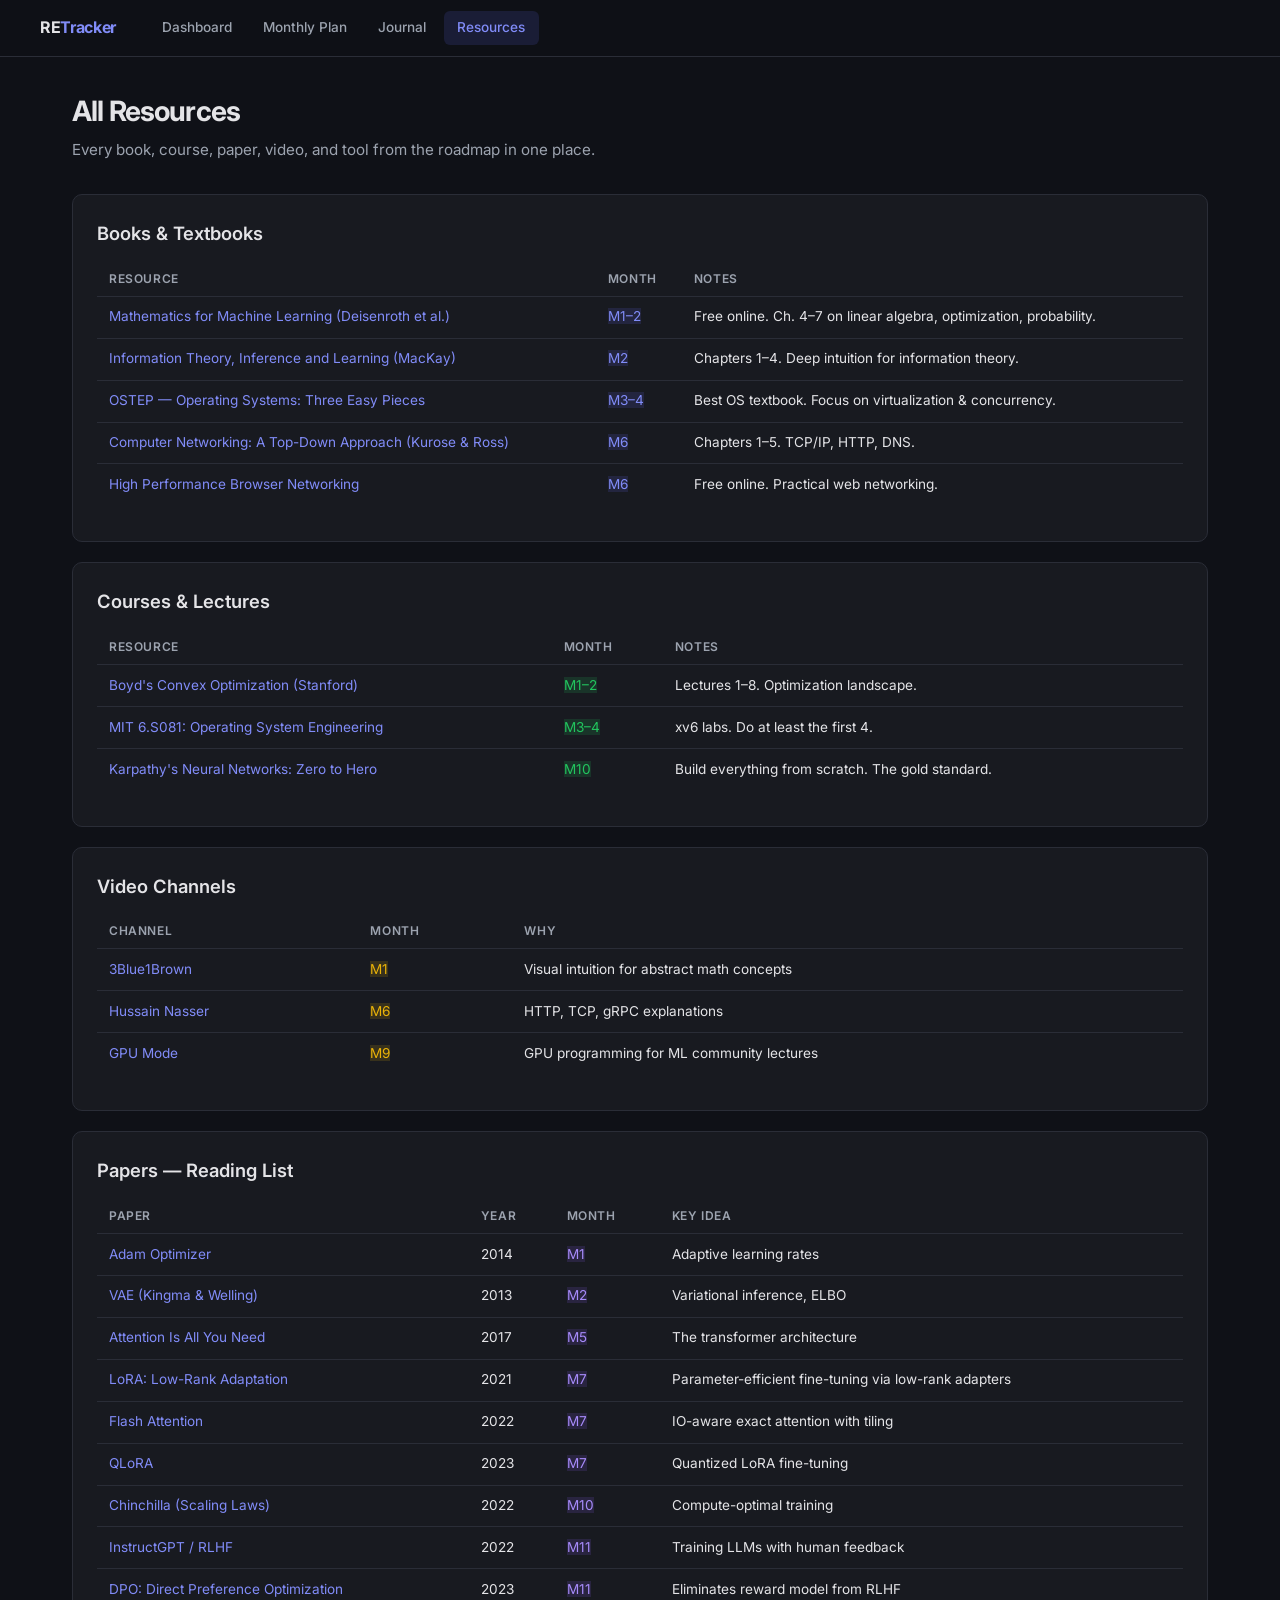
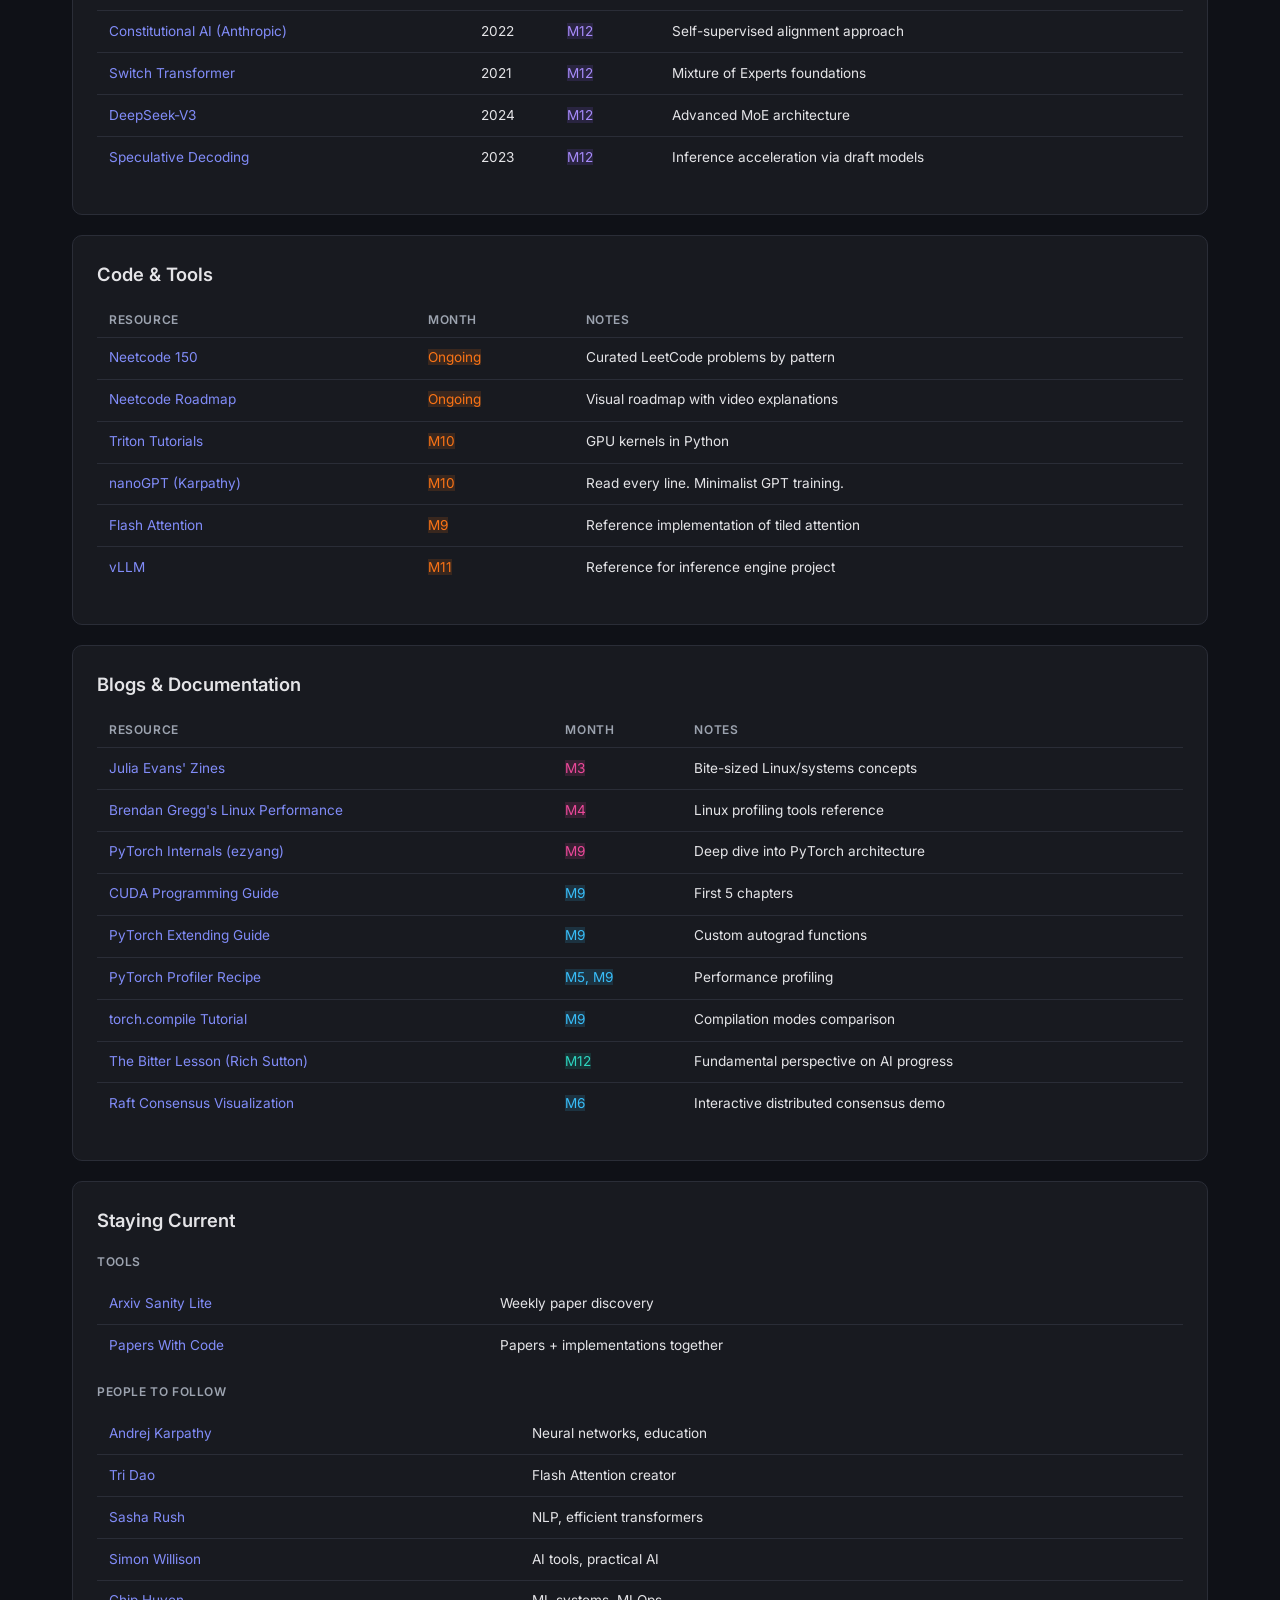
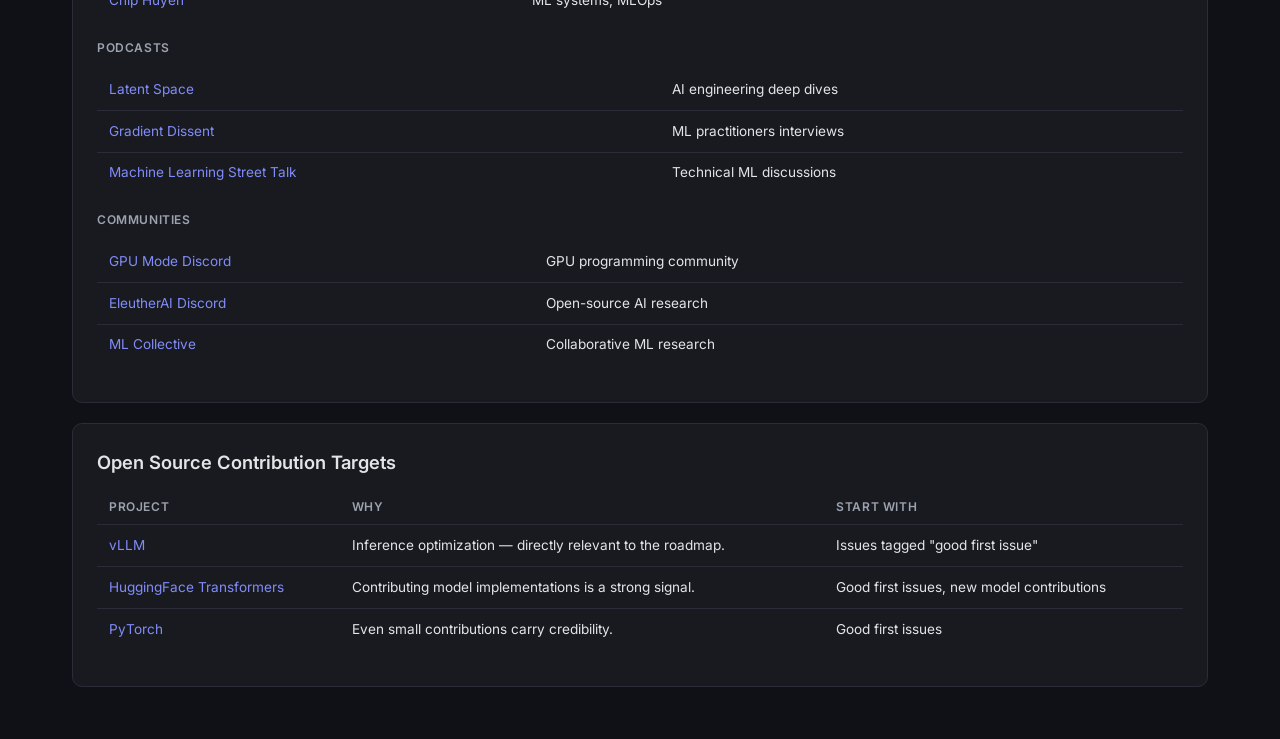
<file: pages/resources.html>
<!DOCTYPE html>
<html lang="en">
<head>
  <meta charset="UTF-8">
  <meta name="viewport" content="width=device-width, initial-scale=1.0">
  <title>All Resources</title>
  <link rel="preconnect" href="https://fonts.googleapis.com">
  <link href="https://fonts.googleapis.com/css2?family=Inter:wght@400;500;600;700&display=swap" rel="stylesheet">
  <link rel="stylesheet" href="../css/style.css">
</head>
<body>

<div class="topnav">
  <div class="topnav-inner">
    <a class="logo" href="../index.html">RE<span>Tracker</span></a>
    <nav>
      <a href="../index.html">Dashboard</a>
      <a href="monthly-plan.html">Monthly Plan</a>
      <a href="journal.html">Journal</a>
      <a href="resources.html">Resources</a>
    </nav>
  </div>
</div>

<div class="container">
  <div class="page-header">
    <h1>All Resources</h1>
    <p>Every book, course, paper, video, and tool from the roadmap in one place.</p>
  </div>

  <!-- ===== Books & Textbooks ===== -->
  <div class="card">
    <h2>Books & Textbooks</h2>
    <table class="resource-table">
      <thead><tr><th>Resource</th><th>Month</th><th>Notes</th></tr></thead>
      <tbody>
        <tr>
          <td><a href="https://mml-book.github.io/" target="_blank">Mathematics for Machine Learning (Deisenroth et al.)</a></td>
          <td><span class="tag tag-book">M1–2</span></td>
          <td>Free online. Ch. 4–7 on linear algebra, optimization, probability.</td>
        </tr>
        <tr>
          <td><a href="https://www.inference.org.uk/itprnn/book.pdf" target="_blank">Information Theory, Inference and Learning (MacKay)</a></td>
          <td><span class="tag tag-book">M2</span></td>
          <td>Chapters 1–4. Deep intuition for information theory.</td>
        </tr>
        <tr>
          <td><a href="https://pages.cs.wisc.edu/~remzi/OSTEP/" target="_blank">OSTEP — Operating Systems: Three Easy Pieces</a></td>
          <td><span class="tag tag-book">M3–4</span></td>
          <td>Best OS textbook. Focus on virtualization & concurrency.</td>
        </tr>
        <tr>
          <td><a href="https://gaia.cs.umass.edu/kurose_ross/online_lectures.htm" target="_blank">Computer Networking: A Top-Down Approach (Kurose & Ross)</a></td>
          <td><span class="tag tag-book">M6</span></td>
          <td>Chapters 1–5. TCP/IP, HTTP, DNS.</td>
        </tr>
        <tr>
          <td><a href="https://hpbn.co/" target="_blank">High Performance Browser Networking</a></td>
          <td><span class="tag tag-book">M6</span></td>
          <td>Free online. Practical web networking.</td>
        </tr>
      </tbody>
    </table>
  </div>

  <!-- ===== Courses & Lectures ===== -->
  <div class="card">
    <h2>Courses & Lectures</h2>
    <table class="resource-table">
      <thead><tr><th>Resource</th><th>Month</th><th>Notes</th></tr></thead>
      <tbody>
        <tr>
          <td><a href="https://www.youtube.com/playlist?list=PL3940DD956CDF0622" target="_blank">Boyd's Convex Optimization (Stanford)</a></td>
          <td><span class="tag tag-course">M1–2</span></td>
          <td>Lectures 1–8. Optimization landscape.</td>
        </tr>
        <tr>
          <td><a href="https://pdos.csail.mit.edu/6.S081/2021/schedule.html" target="_blank">MIT 6.S081: Operating System Engineering</a></td>
          <td><span class="tag tag-course">M3–4</span></td>
          <td>xv6 labs. Do at least the first 4.</td>
        </tr>
        <tr>
          <td><a href="https://karpathy.ai/zero-to-hero.html" target="_blank">Karpathy's Neural Networks: Zero to Hero</a></td>
          <td><span class="tag tag-course">M10</span></td>
          <td>Build everything from scratch. The gold standard.</td>
        </tr>
      </tbody>
    </table>
  </div>

  <!-- ===== Video Channels ===== -->
  <div class="card">
    <h2>Video Channels</h2>
    <table class="resource-table">
      <thead><tr><th>Channel</th><th>Month</th><th>Why</th></tr></thead>
      <tbody>
        <tr>
          <td><a href="https://www.youtube.com/c/3blue1brown" target="_blank">3Blue1Brown</a></td>
          <td><span class="tag tag-video">M1</span></td>
          <td>Visual intuition for abstract math concepts</td>
        </tr>
        <tr>
          <td><a href="https://www.youtube.com/@habornetwork" target="_blank">Hussain Nasser</a></td>
          <td><span class="tag tag-video">M6</span></td>
          <td>HTTP, TCP, gRPC explanations</td>
        </tr>
        <tr>
          <td><a href="https://www.youtube.com/@GPUMODE" target="_blank">GPU Mode</a></td>
          <td><span class="tag tag-video">M9</span></td>
          <td>GPU programming for ML community lectures</td>
        </tr>
      </tbody>
    </table>
  </div>

  <!-- ===== Papers ===== -->
  <div class="card">
    <h2>Papers — Reading List</h2>
    <table class="resource-table">
      <thead><tr><th>Paper</th><th>Year</th><th>Month</th><th>Key Idea</th></tr></thead>
      <tbody>
        <tr>
          <td><a href="https://arxiv.org/abs/1412.6980" target="_blank">Adam Optimizer</a></td>
          <td>2014</td>
          <td><span class="tag tag-paper">M1</span></td>
          <td>Adaptive learning rates</td>
        </tr>
        <tr>
          <td><a href="https://arxiv.org/abs/1312.6114" target="_blank">VAE (Kingma & Welling)</a></td>
          <td>2013</td>
          <td><span class="tag tag-paper">M2</span></td>
          <td>Variational inference, ELBO</td>
        </tr>
        <tr>
          <td><a href="https://arxiv.org/abs/1706.03762" target="_blank">Attention Is All You Need</a></td>
          <td>2017</td>
          <td><span class="tag tag-paper">M5</span></td>
          <td>The transformer architecture</td>
        </tr>
        <tr>
          <td><a href="https://arxiv.org/abs/2106.09685" target="_blank">LoRA: Low-Rank Adaptation</a></td>
          <td>2021</td>
          <td><span class="tag tag-paper">M7</span></td>
          <td>Parameter-efficient fine-tuning via low-rank adapters</td>
        </tr>
        <tr>
          <td><a href="https://arxiv.org/abs/2205.14135" target="_blank">Flash Attention</a></td>
          <td>2022</td>
          <td><span class="tag tag-paper">M7</span></td>
          <td>IO-aware exact attention with tiling</td>
        </tr>
        <tr>
          <td><a href="https://arxiv.org/abs/2305.14314" target="_blank">QLoRA</a></td>
          <td>2023</td>
          <td><span class="tag tag-paper">M7</span></td>
          <td>Quantized LoRA fine-tuning</td>
        </tr>
        <tr>
          <td><a href="https://arxiv.org/abs/2203.15556" target="_blank">Chinchilla (Scaling Laws)</a></td>
          <td>2022</td>
          <td><span class="tag tag-paper">M10</span></td>
          <td>Compute-optimal training</td>
        </tr>
        <tr>
          <td><a href="https://arxiv.org/abs/2203.02155" target="_blank">InstructGPT / RLHF</a></td>
          <td>2022</td>
          <td><span class="tag tag-paper">M11</span></td>
          <td>Training LLMs with human feedback</td>
        </tr>
        <tr>
          <td><a href="https://arxiv.org/abs/2305.18290" target="_blank">DPO: Direct Preference Optimization</a></td>
          <td>2023</td>
          <td><span class="tag tag-paper">M11</span></td>
          <td>Eliminates reward model from RLHF</td>
        </tr>
        <tr>
          <td><a href="https://arxiv.org/abs/2212.08073" target="_blank">Constitutional AI (Anthropic)</a></td>
          <td>2022</td>
          <td><span class="tag tag-paper">M12</span></td>
          <td>Self-supervised alignment approach</td>
        </tr>
        <tr>
          <td><a href="https://arxiv.org/abs/2101.03961" target="_blank">Switch Transformer</a></td>
          <td>2021</td>
          <td><span class="tag tag-paper">M12</span></td>
          <td>Mixture of Experts foundations</td>
        </tr>
        <tr>
          <td><a href="https://arxiv.org/abs/2412.19437" target="_blank">DeepSeek-V3</a></td>
          <td>2024</td>
          <td><span class="tag tag-paper">M12</span></td>
          <td>Advanced MoE architecture</td>
        </tr>
        <tr>
          <td><a href="https://arxiv.org/abs/2302.01318" target="_blank">Speculative Decoding</a></td>
          <td>2023</td>
          <td><span class="tag tag-paper">M12</span></td>
          <td>Inference acceleration via draft models</td>
        </tr>
      </tbody>
    </table>
  </div>

  <!-- ===== Code & Tools ===== -->
  <div class="card">
    <h2>Code & Tools</h2>
    <table class="resource-table">
      <thead><tr><th>Resource</th><th>Month</th><th>Notes</th></tr></thead>
      <tbody>
        <tr>
          <td><a href="https://neetcode.io/practice" target="_blank">Neetcode 150</a></td>
          <td><span class="tag tag-code">Ongoing</span></td>
          <td>Curated LeetCode problems by pattern</td>
        </tr>
        <tr>
          <td><a href="https://neetcode.io/roadmap" target="_blank">Neetcode Roadmap</a></td>
          <td><span class="tag tag-code">Ongoing</span></td>
          <td>Visual roadmap with video explanations</td>
        </tr>
        <tr>
          <td><a href="https://triton-lang.org/main/getting-started/tutorials/index.html" target="_blank">Triton Tutorials</a></td>
          <td><span class="tag tag-code">M10</span></td>
          <td>GPU kernels in Python</td>
        </tr>
        <tr>
          <td><a href="https://github.com/karpathy/nanoGPT" target="_blank">nanoGPT (Karpathy)</a></td>
          <td><span class="tag tag-code">M10</span></td>
          <td>Read every line. Minimalist GPT training.</td>
        </tr>
        <tr>
          <td><a href="https://github.com/Dao-AILab/flash-attention" target="_blank">Flash Attention</a></td>
          <td><span class="tag tag-code">M9</span></td>
          <td>Reference implementation of tiled attention</td>
        </tr>
        <tr>
          <td><a href="https://github.com/vllm-project/vllm" target="_blank">vLLM</a></td>
          <td><span class="tag tag-code">M11</span></td>
          <td>Reference for inference engine project</td>
        </tr>
      </tbody>
    </table>
  </div>

  <!-- ===== Blogs & Docs ===== -->
  <div class="card">
    <h2>Blogs & Documentation</h2>
    <table class="resource-table">
      <thead><tr><th>Resource</th><th>Month</th><th>Notes</th></tr></thead>
      <tbody>
        <tr>
          <td><a href="https://wizardzines.com/" target="_blank">Julia Evans' Zines</a></td>
          <td><span class="tag tag-blog">M3</span></td>
          <td>Bite-sized Linux/systems concepts</td>
        </tr>
        <tr>
          <td><a href="https://www.brendangregg.com/linuxperf.html" target="_blank">Brendan Gregg's Linux Performance</a></td>
          <td><span class="tag tag-blog">M4</span></td>
          <td>Linux profiling tools reference</td>
        </tr>
        <tr>
          <td><a href="http://blog.ezyang.com/2019/05/pytorch-internals/" target="_blank">PyTorch Internals (ezyang)</a></td>
          <td><span class="tag tag-blog">M9</span></td>
          <td>Deep dive into PyTorch architecture</td>
        </tr>
        <tr>
          <td><a href="https://docs.nvidia.com/cuda/cuda-c-programming-guide/index.html" target="_blank">CUDA Programming Guide</a></td>
          <td><span class="tag tag-docs">M9</span></td>
          <td>First 5 chapters</td>
        </tr>
        <tr>
          <td><a href="https://pytorch.org/docs/stable/notes/extending.html" target="_blank">PyTorch Extending Guide</a></td>
          <td><span class="tag tag-docs">M9</span></td>
          <td>Custom autograd functions</td>
        </tr>
        <tr>
          <td><a href="https://pytorch.org/tutorials/recipes/recipes/profiler_recipe.html" target="_blank">PyTorch Profiler Recipe</a></td>
          <td><span class="tag tag-docs">M5, M9</span></td>
          <td>Performance profiling</td>
        </tr>
        <tr>
          <td><a href="https://pytorch.org/tutorials/intermediate/torch_compile_tutorial.html" target="_blank">torch.compile Tutorial</a></td>
          <td><span class="tag tag-docs">M9</span></td>
          <td>Compilation modes comparison</td>
        </tr>
        <tr>
          <td><a href="http://www.incompleteideas.net/IncIdeas/BitterLesson.html" target="_blank">The Bitter Lesson (Rich Sutton)</a></td>
          <td><span class="tag tag-essay">M12</span></td>
          <td>Fundamental perspective on AI progress</td>
        </tr>
        <tr>
          <td><a href="https://raft.github.io/" target="_blank">Raft Consensus Visualization</a></td>
          <td><span class="tag tag-docs">M6</span></td>
          <td>Interactive distributed consensus demo</td>
        </tr>
      </tbody>
    </table>
  </div>

  <!-- ===== Staying Current ===== -->
  <div class="card">
    <h2>Staying Current</h2>
    <h3>Tools</h3>
    <table class="resource-table">
      <tbody>
        <tr>
          <td><a href="https://arxiv-sanity-lite.com/" target="_blank">Arxiv Sanity Lite</a></td>
          <td>Weekly paper discovery</td>
        </tr>
        <tr>
          <td><a href="https://paperswithcode.com/" target="_blank">Papers With Code</a></td>
          <td>Papers + implementations together</td>
        </tr>
      </tbody>
    </table>

    <h3>People to Follow</h3>
    <table class="resource-table">
      <tbody>
        <tr>
          <td><a href="https://twitter.com/kabornetwork" target="_blank">Andrej Karpathy</a></td>
          <td>Neural networks, education</td>
        </tr>
        <tr>
          <td><a href="https://twitter.com/tri_dao" target="_blank">Tri Dao</a></td>
          <td>Flash Attention creator</td>
        </tr>
        <tr>
          <td><a href="https://twitter.com/srabornewhite" target="_blank">Sasha Rush</a></td>
          <td>NLP, efficient transformers</td>
        </tr>
        <tr>
          <td><a href="https://twitter.com/simonw" target="_blank">Simon Willison</a></td>
          <td>AI tools, practical AI</td>
        </tr>
        <tr>
          <td><a href="https://twitter.com/chiphuyen" target="_blank">Chip Huyen</a></td>
          <td>ML systems, MLOps</td>
        </tr>
      </tbody>
    </table>

    <h3>Podcasts</h3>
    <table class="resource-table">
      <tbody>
        <tr>
          <td><a href="https://www.latent.space/podcast" target="_blank">Latent Space</a></td>
          <td>AI engineering deep dives</td>
        </tr>
        <tr>
          <td><a href="https://wandb.ai/fully-connected/gradient-dissent" target="_blank">Gradient Dissent</a></td>
          <td>ML practitioners interviews</td>
        </tr>
        <tr>
          <td><a href="https://www.youtube.com/@MachineLearningStreetTalk" target="_blank">Machine Learning Street Talk</a></td>
          <td>Technical ML discussions</td>
        </tr>
      </tbody>
    </table>

    <h3>Communities</h3>
    <table class="resource-table">
      <tbody>
        <tr>
          <td><a href="https://discord.gg/gpumode" target="_blank">GPU Mode Discord</a></td>
          <td>GPU programming community</td>
        </tr>
        <tr>
          <td><a href="https://discord.gg/eleutherai" target="_blank">EleutherAI Discord</a></td>
          <td>Open-source AI research</td>
        </tr>
        <tr>
          <td><a href="https://mlcollective.org/" target="_blank">ML Collective</a></td>
          <td>Collaborative ML research</td>
        </tr>
      </tbody>
    </table>
  </div>

  <!-- ===== Open Source Targets ===== -->
  <div class="card">
    <h2>Open Source Contribution Targets</h2>
    <table class="resource-table">
      <thead><tr><th>Project</th><th>Why</th><th>Start With</th></tr></thead>
      <tbody>
        <tr>
          <td><a href="https://github.com/vllm-project/vllm/labels/good%20first%20issue" target="_blank">vLLM</a></td>
          <td>Inference optimization — directly relevant to the roadmap.</td>
          <td>Issues tagged "good first issue"</td>
        </tr>
        <tr>
          <td><a href="https://github.com/huggingface/transformers/labels/Good%20First%20Issue" target="_blank">HuggingFace Transformers</a></td>
          <td>Contributing model implementations is a strong signal.</td>
          <td>Good first issues, new model contributions</td>
        </tr>
        <tr>
          <td><a href="https://github.com/pytorch/pytorch/labels/good%20first%20issue" target="_blank">PyTorch</a></td>
          <td>Even small contributions carry credibility.</td>
          <td>Good first issues</td>
        </tr>
      </tbody>
    </table>
  </div>
</div>

<script src="../js/store.js"></script>
<script src="../js/app.js"></script>
</body>
</html>
</file>
<file: css/style.css>
/* ============================================
   Research Engineer Tracker — Global Styles
   ============================================ */

:root {
  --bg: #0f1117;
  --bg-card: #181a20;
  --bg-card-hover: #1e2028;
  --bg-input: #23262f;
  --border: #2a2d37;
  --text: #e4e4e7;
  --text-dim: #9ca3af;
  --accent: #6366f1;
  --accent-light: #818cf8;
  --accent-glow: rgba(99, 102, 241, 0.15);
  --green: #22c55e;
  --green-dim: rgba(34, 197, 94, 0.15);
  --yellow: #eab308;
  --yellow-dim: rgba(234, 179, 8, 0.15);
  --red: #ef4444;
  --orange: #f97316;
  --radius: 10px;
  --radius-sm: 6px;
  --shadow: 0 2px 12px rgba(0,0,0,0.3);
  --font: 'Inter', -apple-system, BlinkMacSystemFont, 'Segoe UI', sans-serif;
  --font-mono: 'JetBrains Mono', 'Fira Code', monospace;
}

* { margin: 0; padding: 0; box-sizing: border-box; }

html { scroll-behavior: smooth; }

body {
  font-family: var(--font);
  background: var(--bg);
  color: var(--text);
  line-height: 1.6;
  min-height: 100vh;
}

a { color: var(--accent-light); text-decoration: none; transition: color 0.2s; }
a:hover { color: #a5b4fc; text-decoration: underline; }

/* ---- Navigation ---- */
.topnav {
  position: sticky;
  top: 0;
  z-index: 100;
  background: rgba(15, 17, 23, 0.85);
  backdrop-filter: blur(16px);
  border-bottom: 1px solid var(--border);
  padding: 0 2rem;
}
.topnav-inner {
  max-width: 1200px;
  margin: 0 auto;
  display: flex;
  align-items: center;
  gap: 2rem;
  height: 56px;
}
.topnav .logo {
  font-weight: 700;
  font-size: 1rem;
  color: var(--text);
  white-space: nowrap;
  letter-spacing: -0.02em;
}
.topnav .logo span { color: var(--accent-light); }
.topnav nav { display: flex; gap: 0.25rem; }
.topnav nav a {
  padding: 0.4rem 0.85rem;
  border-radius: var(--radius-sm);
  font-size: 0.85rem;
  font-weight: 500;
  color: var(--text-dim);
  transition: all 0.2s;
  text-decoration: none;
}
.topnav nav a:hover, .topnav nav a.active {
  color: var(--text);
  background: var(--accent-glow);
  text-decoration: none;
}
.topnav nav a.active { color: var(--accent-light); }

/* ---- Layout ---- */
.container {
  max-width: 1200px;
  margin: 0 auto;
  padding: 2rem;
}

.page-header {
  margin-bottom: 2rem;
}
.page-header h1 {
  font-size: 1.75rem;
  font-weight: 700;
  letter-spacing: -0.03em;
  margin-bottom: 0.25rem;
}
.page-header p {
  color: var(--text-dim);
  font-size: 0.95rem;
}

/* ---- Cards ---- */
.card {
  background: var(--bg-card);
  border: 1px solid var(--border);
  border-radius: var(--radius);
  padding: 1.5rem;
  margin-bottom: 1.25rem;
  transition: border-color 0.2s;
}
.card:hover { border-color: #3a3d47; }

.card h2 {
  font-size: 1.15rem;
  font-weight: 600;
  margin-bottom: 0.75rem;
  display: flex;
  align-items: center;
  gap: 0.5rem;
}
.card h3 {
  font-size: 0.95rem;
  font-weight: 600;
  margin: 1rem 0 0.5rem;
  color: var(--text-dim);
  text-transform: uppercase;
  letter-spacing: 0.05em;
  font-size: 0.75rem;
}

/* ---- Progress Bar ---- */
.progress-bar-wrap {
  background: var(--bg-input);
  border-radius: 100px;
  height: 8px;
  overflow: hidden;
  width: 100%;
}
.progress-bar-fill {
  height: 100%;
  border-radius: 100px;
  background: linear-gradient(90deg, var(--accent), var(--accent-light));
  transition: width 0.5s ease;
}

.progress-label {
  font-size: 0.8rem;
  color: var(--text-dim);
  margin-top: 0.35rem;
}

/* Big progress ring on dashboard */
.progress-ring-container {
  display: flex;
  flex-direction: column;
  align-items: center;
  gap: 0.5rem;
}
.progress-ring-container .ring-label {
  font-size: 0.85rem;
  color: var(--text-dim);
}

/* ---- Stat Grid ---- */
.stat-grid {
  display: grid;
  grid-template-columns: repeat(auto-fit, minmax(180px, 1fr));
  gap: 1rem;
  margin-bottom: 1.5rem;
}
.stat-card {
  background: var(--bg-card);
  border: 1px solid var(--border);
  border-radius: var(--radius);
  padding: 1.25rem;
  text-align: center;
}
.stat-card .stat-value {
  font-size: 2rem;
  font-weight: 700;
  color: var(--accent-light);
  line-height: 1.2;
}
.stat-card .stat-label {
  font-size: 0.8rem;
  color: var(--text-dim);
  margin-top: 0.25rem;
}

/* ---- Checklist ---- */
.checklist { list-style: none; }
.checklist li {
  display: flex;
  align-items: flex-start;
  gap: 0.75rem;
  padding: 0.6rem 0;
  border-bottom: 1px solid var(--border);
  font-size: 0.9rem;
}
.checklist li:last-child { border-bottom: none; }
.checklist li.checked .item-text { color: var(--text-dim); text-decoration: line-through; }

.checklist input[type="checkbox"] {
  appearance: none;
  width: 18px;
  height: 18px;
  min-width: 18px;
  border: 2px solid var(--border);
  border-radius: 4px;
  margin-top: 2px;
  cursor: pointer;
  transition: all 0.15s;
  position: relative;
}
.checklist input[type="checkbox"]:checked {
  background: var(--accent);
  border-color: var(--accent);
}
.checklist input[type="checkbox"]:checked::after {
  content: '✓';
  color: white;
  font-size: 12px;
  position: absolute;
  top: 50%;
  left: 50%;
  transform: translate(-50%, -50%);
}

.item-text { flex: 1; }
.item-text .resource-link {
  display: inline-block;
  margin-left: 0.25rem;
  font-size: 0.8rem;
  opacity: 0.8;
}
.item-text .resource-link::before { content: '→ '; }
.item-text .tag {
  display: inline-block;
  font-size: 0.7rem;
  padding: 0.1rem 0.45rem;
  border-radius: 100px;
  margin-left: 0.35rem;
  font-weight: 600;
  vertical-align: middle;
}
.tag-book { background: rgba(99,102,241,0.15); color: var(--accent-light); }
.tag-video { background: rgba(234,179,8,0.15); color: var(--yellow); }
.tag-course { background: rgba(34,197,94,0.15); color: var(--green); }
.tag-code { background: rgba(249,115,22,0.15); color: var(--orange); }
.tag-blog { background: rgba(236,72,153,0.15); color: #ec4899; }
.tag-paper { background: rgba(139,92,246,0.15); color: #a78bfa; }
.tag-essay { background: rgba(20,184,166,0.15); color: #2dd4bf; }
.tag-docs { background: rgba(56,189,248,0.15); color: #38bdf8; }

/* ---- Resource Table ---- */
.resource-table {
  width: 100%;
  border-collapse: collapse;
  font-size: 0.85rem;
  margin: 0.75rem 0;
}
.resource-table th {
  text-align: left;
  color: var(--text-dim);
  font-weight: 600;
  font-size: 0.75rem;
  text-transform: uppercase;
  letter-spacing: 0.05em;
  padding: 0.5rem 0.75rem;
  border-bottom: 1px solid var(--border);
}
.resource-table td {
  padding: 0.6rem 0.75rem;
  border-bottom: 1px solid var(--border);
}
.resource-table tr:last-child td { border-bottom: none; }
.resource-table tr:hover td { background: rgba(255,255,255,0.02); }

/* ---- Timeline ---- */
.timeline {
  position: relative;
  padding-left: 2rem;
}
.timeline::before {
  content: '';
  position: absolute;
  left: 7px;
  top: 0;
  bottom: 0;
  width: 2px;
  background: var(--border);
}
.timeline-item {
  position: relative;
  margin-bottom: 1.5rem;
}
.timeline-item::before {
  content: '';
  position: absolute;
  left: -2rem;
  top: 6px;
  width: 12px;
  height: 12px;
  border-radius: 50%;
  background: var(--bg-card);
  border: 2px solid var(--border);
}
.timeline-item.active::before {
  background: var(--accent);
  border-color: var(--accent);
  box-shadow: 0 0 8px var(--accent-glow);
}
.timeline-item.done::before {
  background: var(--green);
  border-color: var(--green);
}
.timeline-item h4 {
  font-size: 0.9rem;
  font-weight: 600;
  margin-bottom: 0.25rem;
}
.timeline-item p {
  font-size: 0.8rem;
  color: var(--text-dim);
}

/* ---- Journal ---- */
.journal-entry {
  background: var(--bg-card);
  border: 1px solid var(--border);
  border-radius: var(--radius);
  padding: 1.25rem;
  margin-bottom: 1rem;
}
.journal-entry .entry-date {
  font-size: 0.75rem;
  color: var(--accent-light);
  font-weight: 600;
  margin-bottom: 0.35rem;
}
.journal-entry .entry-title {
  font-size: 1rem;
  font-weight: 600;
  margin-bottom: 0.35rem;
}
.journal-entry .entry-body {
  font-size: 0.88rem;
  color: var(--text-dim);
  white-space: pre-wrap;
}
.journal-entry .entry-tags {
  margin-top: 0.5rem;
  display: flex;
  gap: 0.35rem;
  flex-wrap: wrap;
}

textarea, input[type="text"], input[type="date"], select {
  background: var(--bg-input);
  border: 1px solid var(--border);
  border-radius: var(--radius-sm);
  color: var(--text);
  padding: 0.55rem 0.75rem;
  font-family: var(--font);
  font-size: 0.88rem;
  width: 100%;
  transition: border-color 0.2s;
}
textarea:focus, input:focus, select:focus {
  outline: none;
  border-color: var(--accent);
}
textarea { resize: vertical; min-height: 120px; }

.btn {
  display: inline-flex;
  align-items: center;
  gap: 0.4rem;
  padding: 0.55rem 1.1rem;
  border: none;
  border-radius: var(--radius-sm);
  font-family: var(--font);
  font-size: 0.85rem;
  font-weight: 600;
  cursor: pointer;
  transition: all 0.2s;
}
.btn-primary {
  background: var(--accent);
  color: white;
}
.btn-primary:hover { background: var(--accent-light); }
.btn-danger {
  background: transparent;
  color: var(--red);
  border: 1px solid rgba(239,68,68,0.3);
}
.btn-danger:hover { background: rgba(239,68,68,0.1); }
.btn-ghost {
  background: transparent;
  color: var(--text-dim);
}
.btn-ghost:hover { color: var(--text); background: rgba(255,255,255,0.05); }

.form-group { margin-bottom: 1rem; }
.form-group label {
  display: block;
  font-size: 0.8rem;
  font-weight: 600;
  color: var(--text-dim);
  margin-bottom: 0.3rem;
}

.form-row {
  display: grid;
  grid-template-columns: 1fr 1fr;
  gap: 1rem;
}

/* ---- Section Toggle ---- */
.section-toggle {
  cursor: pointer;
  user-select: none;
}
.section-toggle::after {
  content: '▾';
  font-size: 0.75rem;
  margin-left: auto;
  transition: transform 0.2s;
}
.section-toggle.collapsed::after { transform: rotate(-90deg); }

/* ---- Misc ---- */
.badge {
  display: inline-block;
  padding: 0.15rem 0.55rem;
  border-radius: 100px;
  font-size: 0.7rem;
  font-weight: 700;
}
.badge-accent { background: var(--accent-glow); color: var(--accent-light); }
.badge-green { background: var(--green-dim); color: var(--green); }
.badge-yellow { background: var(--yellow-dim); color: var(--yellow); }

.month-badge {
  font-size: 0.7rem;
  color: var(--text-dim);
  background: var(--bg-input);
  padding: 0.15rem 0.5rem;
  border-radius: 100px;
}

.empty-state {
  text-align: center;
  padding: 3rem 1rem;
  color: var(--text-dim);
}
.empty-state p { font-size: 0.9rem; }

.flex-between {
  display: flex;
  justify-content: space-between;
  align-items: center;
}

.gap-sm { gap: 0.5rem; }
.gap-md { gap: 1rem; }
.mt-1 { margin-top: 0.5rem; }
.mt-2 { margin-top: 1rem; }
.mb-1 { margin-bottom: 0.5rem; }

/* ---- Responsive ---- */
@media (max-width: 768px) {
  .topnav { padding: 0 1rem; }
  .topnav-inner { gap: 1rem; overflow-x: auto; }
  .topnav nav a { padding: 0.35rem 0.6rem; font-size: 0.8rem; white-space: nowrap; }
  .container { padding: 1.25rem; }
  .stat-grid { grid-template-columns: repeat(2, 1fr); }
  .form-row { grid-template-columns: 1fr; }
  .page-header h1 { font-size: 1.35rem; }
}
</file>
